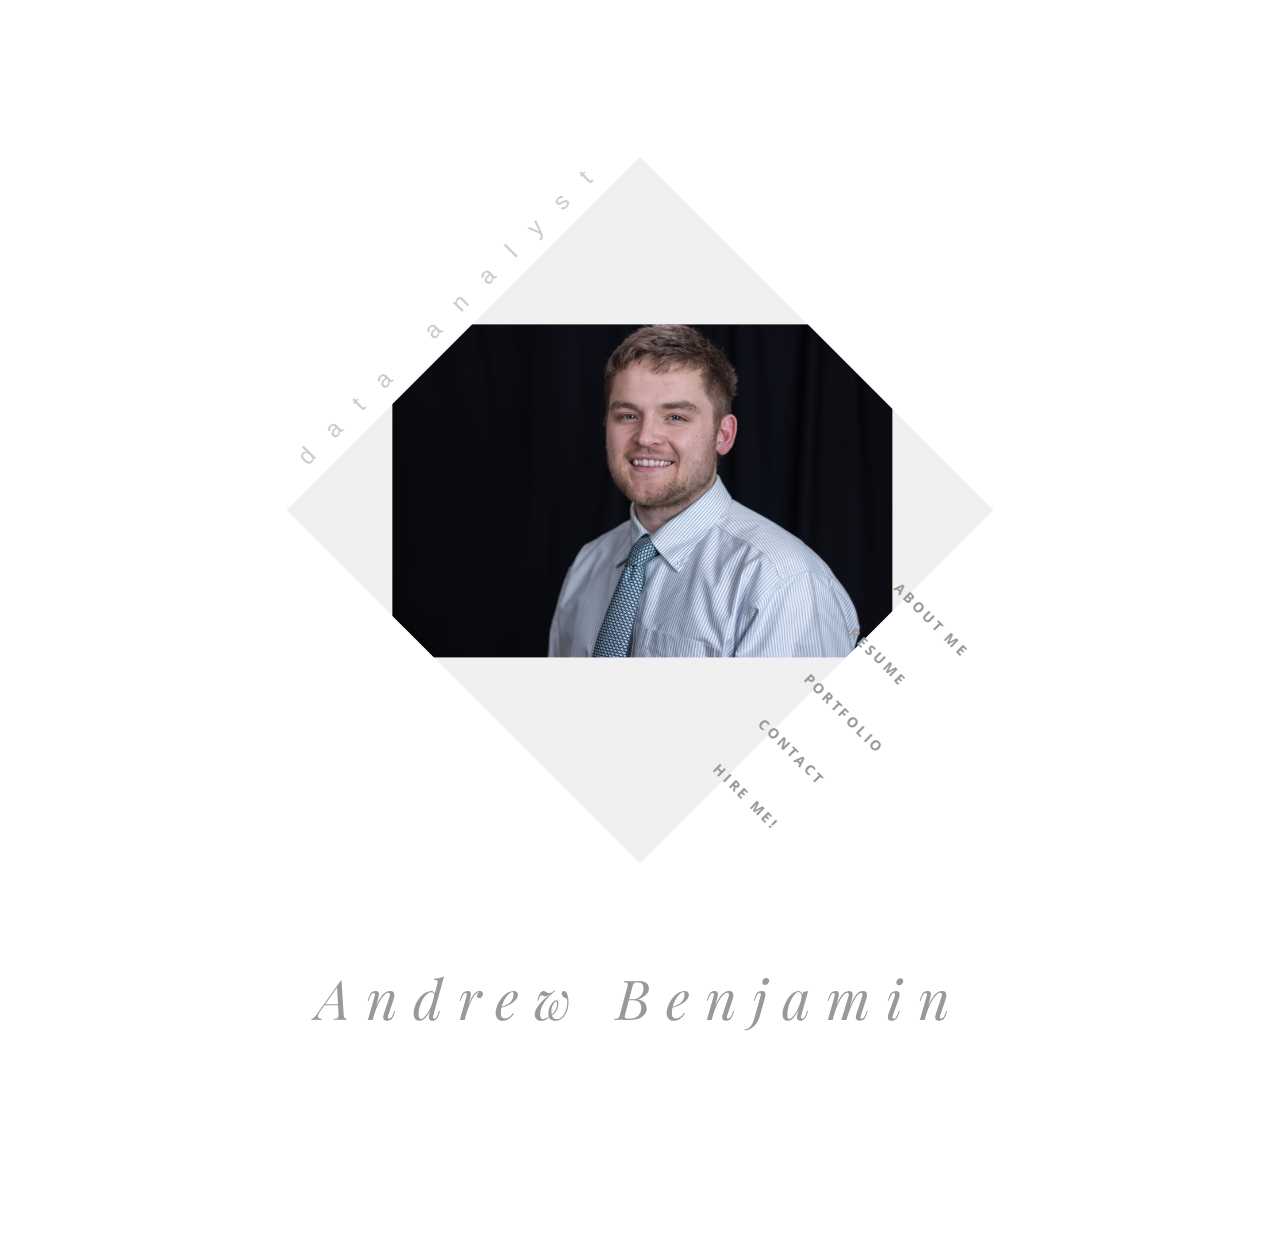
<file: index.html>
<!DOCTYPE html>
<html class='no-js' >
	
	<head>
		<meta charset="utf-8">
		<meta http-equiv="X-UA-Compatible" content="IE=edge">
		<meta name="viewport" content="width=device-width, initial-scale=1">
		<!-- The above 3 meta tags *must* come first in the head; any other head content must come *after* these tags -->
	
		
		<title>Andrew Benjamin Data Analyst Portfolio</title>
		
		<!--[if lt IE 9]>
		  <script src="//html5shim.googlecode.com/svn/trunk/html5.js"></script>
		<![endif]-->
		
		<link rel='stylesheet' type='text/css' href='bootstrap/css/bootstrap.min.css' >
		<link rel='stylesheet' type='text/css' href='css/ionicons.min.css' >
		
		<link rel='stylesheet' type='text/css' href='css/owl.carousel.css' >
		<link rel='stylesheet' type='text/css' href='css/owl.theme.css' >
		<link rel='stylesheet' type='text/css' href='css/owl.transitions.css' >
		<link rel='stylesheet' type='text/css' href='css/magnific-popup.css' >
		<link rel='stylesheet' type='text/css' href='css/style.css' >
		<link rel='stylesheet' type='text/css' href='css/color-default.css' >
		
		
	</head>
	
	<body>
		
		<!--=============================================================================
			Preloader
		===============================================================================-->
		<div id='preloader' >
			<div class='loader' >
				<img src='img/load.gif' alt='symp' >
			</div>
		</div>
		
		
		
		<!--=============================================================================
			Main Wrapper
		===============================================================================-->
		<div id='wrapper' >
			
			<!--=============================================================================
				Front Section
			===============================================================================-->
			<section class='front-section' >
				
				<div class='container' >
					
					
					<div class='transition-mask' ></div>
					
					
					<div class='front-person-img' >
						
						<!--person's image-->
						<img src='img/IMG_5876.jpg' alt='Symp'>
						<!--/person's image-->
						
					</div>
					
					<!--person's titles-->
					<div class='front-person-titles' >
						
						<!--title1-->
						<span class='t1' >
							Data Analyst
						</span>
						<!--/title1-->
						
						<!--title2-->
						<span class='t2' >
							
						</span>
						<!--/title2-->
						
						<!--title3-->
						<span class='t3' >
							
						</span>
						<!--/title3-->
						
					</div>
					<!--/person's titles-->
					
					<nav class='front-person-links' >
						
						<!--
							navigation links, data-section attribute points towards the section with id to be opened. 
						-->
						
						<ul>
							
							<li>
								<a href='#' data-section='about' >About Me</a>
							</li>
							
							<li>
								<a href='#' data-section='resume' >Resume</a>
							</li>
							
							<li>
                               
							</li>
							
							<li>
                                <a href='#' data-section='portfolio' >Portfolio</a>
							</li>
							
							<li>
								
							</li>
							
							<li>
								<a href='#' data-section='contact' >Contact</a>
							</li>
							
							<li>
								<a href='#' >Hire Me!</a>
							</li>
							
						</ul>
						
					</nav>
					
					
					
					<div class='front-heading text-center' >
						
						<h2>
							Andrew Benjamin
						</h2>
						
					
						
					</div>
					
					
				</div>
				
			</section>
			<!--=============================================================================
				/Front Section
			===============================================================================-->
		
			<!--=============================================================================
				About Section
			===============================================================================-->
			<section id='about' class='about-section section' >
				
				<div class='basic-info section-block' >
					
					<div class='container' >
					
						<div class='section-header text-center' >
							
							<h2>Basic Info About Me</h2>
							
							<!--divider-->
							<div class='divider-draft center' ></div>
							<!--/divider-->
							
							
						</div>
						
						<div class='row' >
							
							<div class='col-md-4' >
								<div class='about-person-img' >
									
									<img src='img/portfolio/IMG_1727.jpeg' alt='symp'>
									
								</div>
							
							</div>
							
							
							<div class='col-md-8 about-info' >
								
								
								
								
								<p>
									I am a graduate of The Ohio State University where I studied for 3 semesters. Prior to my education at OSU I was a transfer student from Columbus State Community College where I studied Spanish and other general studies. After graduating from OSU I decided to continue working full time while pursuing an education in Data Analytics. For the last 8 months I have been working on projects and certificates to further my skills in the field. 
								</p>
								
								<div class='clearfix' ></div>
								
								
								<ul class='info-list' >
									
									<li>
										<div class='inner' >
											<h4>Name</h4>
											<p>Andrew Benjamin</p>
										</div>
									</li>
									<li>
										<div class='inner' >
											<h4>Age</h4>
											<p>26 Years</p>
										</div>
									</li>
									<li>
										<div class='inner' >
											<h4>Website</h4>
											<p>example.com</p>
										</div>
									</li>
									<li>
										<div class='inner' >
											<h4>Hometown</h4>
											<p>Marysville, OH</p>
										</div>
									</li>
									
									
									
								</ul>
								
								
							</div>
						
							
						
						</div>
						
						
						
						
					</div>
					
					
				</div>
				

				
				<div class='footer bg-lightgray section-block' >
					
					<div class='container' >
						
						<div class='row' >
							
							<div class='col-xs-6 text-left' >
								<h4>Andrew Benjamin</h4>
							</div>
							
							<div class='col-xs-6 text-right' >
								<ul class='footer-social' >
									<li>
										<a href='#' >
											<i class='ion-social-facebook' ></i>
										</a>
									</li>
									<li>
										<a href='#' >
											<i class='ion-social-twitter' ></i>
										</a>
									</li>
									<li>
										<a href='#' >
											<i class='ion-social-pinterest' ></i>
										</a>
									</li>
									<li>
										<a href='#' >
											<i class='ion-social-dribbble' ></i>
										</a>
									</li>
								</ul>
							</div>
							
						</div>
						
						
					</div>
					
				</div>
				
				
			</section>
			<!--=============================================================================
				/About Section
			===============================================================================-->
			
			<!--=============================================================================
				Resume Section
			===============================================================================-->
			<section id='resume' class='resume-section section' >
				
				<div class='container' >
					<div class='row' >
						<div class='col-md-6 col-md-offset-3' >
							<div class='section-header text-center' >
								
								<h2 class='animate text-over-block' >My Resume</h2>
								
								<!--divider-->
								<div class='divider-draft center' ></div>
								<!--/divider-->
								
								
							</div>
						</div>
					</div>
				</div>
				
				<div class='timeline-block section-block' >
					<div class='container' >
						<ul class='timeline' >
							
							<li class='timeline-header' >
								<h4>Education</h4>
							</li>
							
							<li>
								
								<div class='timeline-desc' >
									
									<h4>2020-2021</h4>
									
								</div>
								
								<div class='timeline-content' >
									
									<h4>Bachelor's Degree</h4>
									<span>The Ohio State University</span>
									
									<p>
										Relevant coursework: Elementary Econometrics, Sports Data Analytics, and Intermediate Micro/Macro Economics
									</p>
									
								</div>
								
							</li>
							
							<li class='inverse' >
								
								<div class='timeline-desc' >
									
									<h4>2019-2020</h4>
									
								</div>
								
								<div class='timeline-content' >
									
									<h4>Associate's Degree</h4>
									<span>Columbus State Community College</span>
									
									<p>
										Latin American Student Association
									</p>
									
								</div>
								
							</li>
							
							<li class='timeline-header' >
								<h4>Experience</h4>
							</li>
							
							
							<li>
								
								<div class='timeline-desc' >
									
									<h4>2021 - present</h4>
									
								</div>
								
								<div class='timeline-content' >
									
									<h4>Production Associate</h4>
									<span>Honda Marysville</span>
									
									<p>
										Developed ways to be effective and efficient while performing main processes.
                                        Maintained key relationships with employees and team members.
                                        Ensured 100% attention to detail.
                                        Performed regular Honda checks to lots of 500 cars to ensure processes were accomplished correctly.

									</p>
									
								</div>
								
							</li>
							
							<li class='inverse' >
								
								<div class='timeline-desc' >
									
									<h4>2020-2021</h4>
									
								</div>
								
								<div class='timeline-content' >
									
									<h4>Amazon Delivery Driver</h4>
									<span>First Team Logistics</span>
									
									<p>
										Ensured accurate and efficient delivery of packages from Amazon warehouse to customer locations.
                                        Maintained excellent communication between dispatch and other delivery drivers.
                                        Worked to solve problems with location, packages, and route specifications.

									</p>
									
								</div>
								
							</li>
							
						</ul>
					</div>
				</div>
				
				<div class='skills-block section-block' >
					
					<div class='container' >
					
						<div class='section-header text-center' >
							<h2 class='animate text-over-block' >My Skills</h2>
							
							<!--divider-->
							<div class='divider-draft center' ></div>
							<!--/divider-->
							
						</div>
						
						
						<div class='row' >
							
							<div class='col-md-6' >
								
								<div class='skill' >
									
									<h4>R</h4>
									
									<div class='skill-bar' data-percent='90' >
										<div class='bar' >
											<div class='percent' >90%</div>
										</div>
									</div>
									
								</div>
								
								<div class='skill' >
									
									<h4>Data Studio</h4>
									
									<div class='skill-bar' data-percent='70' >
										<div class='bar' >
											<div class='percent' >70%</div>
										</div>
									</div>
									
								</div>
								
								<div class='skill' >
									
									<h4>HTML/CSS</h4>
									
									<div class='skill-bar' data-percent='90' >
										<div class='bar' >
											<div class='percent' >90%</div>
										</div>
									</div>
									
								</div>
								
								
								
							</div>
							
							<div class='col-md-6' >
								
								<div class='skill' >
									
									<h4>SQL</h4>
									
									<div class='skill-bar' data-percent='90' >
										<div class='bar' >
											<div class='percent' >90%</div>
										</div>
									</div>
									
								</div>
								
								<div class='skill' >
									
									<h4>Microsoft Office Suites</h4>
									
									<div class='skill-bar' data-percent='85' >
										<div class='bar' >
											<div class='percent' >85%</div>
										</div>
									</div>
									
								</div>
								
								<div class='skill' >
									
									<h4>Git</h4>
									
									<div class='skill-bar' data-percent='95' >
										<div class='bar' >
											<div class='percent' >95%</div>
										</div>
									</div>
									
								</div>
								
								
								
							</div>
							
							
							
						</div>
						
					</div>
					
				</div>
				
				<div class='footer bg-lightgray section-block' >
					
					<div class='container' >
						
						<div class='row' >
							
							<div class='col-xs-6 text-left' >
								<h4>Andrew Benjamin</h4>
							</div>
							
							<div class='col-xs-6 text-right' >
								<ul class='footer-social' >
									<li>
										<a href='#' >
											<i class='ion-social-facebook' ></i>
										</a>
									</li>
									<li>
										<a href='#' >
											<i class='ion-social-twitter' ></i>
										</a>
									</li>
									<li>
										<a href='#' >
											<i class='ion-social-pinterest' ></i>
										</a>
									</li>
									<li>
										<a href='#' >
											<i class='ion-social-dribbble' ></i>
										</a>
									</li>
								</ul>
							</div>
							
						</div>
						
						
					</div>
					
				</div>
				
				
			</section>
			<!--=============================================================================
				/Resume Section
			===============================================================================-->
			
			
			<!--=============================================================================
				Services Section
			===============================================================================-->
			<section id='services' class='services-section section' >
				
				<div class='container' >
					<div class='row' >
						<div class='col-md-6 col-md-offset-3' >
							<div class='section-header main-title text-center' >
								
								<h2 class='animate text-over-block' >My Services</h2>
								
								<!--divider-->
								<div class='divider-draft center' ></div>
								<!--/divider-->
								
								<p>
									I provide <b>high quality</b> services. My services that I provide are listed below. Hope you will like them. Lorem ipsum dolor.
								</p>
								
							</div>
						</div>
					</div>
				</div>
				
				<div class='services-block section-block' >
					
					<div class='container' >
						
						<div class='row' >
							
							<div class='col-md-3' >
								<div class='service' >
									<div class='icon' >
										<i class='ion-ios-camera' ></i>
									</div>
									
									<div class='content' >
										
										<h4>Photography</h4>
										
										<p>
											Ut aboramus, numquam corpora qui naex. Dolore aliquando id duo, voluptua laboramus quo ad.
										</p>
										
									</div>
								</div>
							</div>
							
							<div class='col-md-3' >
								<div class='service' >
									<div class='icon' >
										<i class='ion-code' ></i>
									</div>
									
									<div class='content' >
										
										<h4>Coding</h4>
										
										<p>
											Ut aboramus, numquam corpora qui naex. Dolore aliquando id duo, voluptua laboramus quo ad.
										</p>
										
									</div>
								</div>
							</div>
							
							<div class='col-md-3' >
								<div class='service' >
									<div class='icon' >
										<i class='ion-ios-lightbulb' ></i>
									</div>
									
									<div class='content' >
										
										<h4>Creativity</h4>
										
										<p>
											Ut aboramus, numquam corpora qui naex. Dolore aliquando id duo, voluptua laboramus quo ad.
										</p>
										
									</div>
								</div>
							</div>
							
							<div class='col-md-3' >
								<div class='service' >
									<div class='icon' >
										<i class='ion-ios-monitor' ></i>
									</div>
									
									<div class='content' >
										
										<h4>Web Design</h4>
										
										<p>
											Ut aboramus, numquam corpora qui naex. Dolore aliquando id duo, voluptua laboramus quo ad.
										</p>
										
									</div>
								</div>
							</div>
							
						</div>
						
						<div class='row' >
							
							<div class='col-md-3' >
								<div class='service' >
									<div class='icon' >
										<i class='ion-ios-camera' ></i>
									</div>
									
									<div class='content' >
										
										<h4>Photography</h4>
										
										<p>
											Ut aboramus, numquam corpora qui naex. Dolore aliquando id duo, voluptua laboramus quo ad.
										</p>
										
									</div>
								</div>
							</div>
							
							<div class='col-md-3' >
								<div class='service' >
									<div class='icon' >
										<i class='ion-code' ></i>
									</div>
									
									<div class='content' >
										
										<h4>Coding</h4>
										
										<p>
											Ut aboramus, numquam corpora qui naex. Dolore aliquando id duo, voluptua laboramus quo ad.
										</p>
										
									</div>
								</div>
							</div>
							
							<div class='col-md-3' >
								<div class='service' >
									<div class='icon' >
										<i class='ion-ios-lightbulb' ></i>
									</div>
									
									<div class='content' >
										
										<h4>Creativity</h4>
										
										<p>
											Ut aboramus, numquam corpora qui naex. Dolore aliquando id duo, voluptua laboramus quo ad.
										</p>
										
									</div>
								</div>
							</div>
							
							<div class='col-md-3' >
								<div class='service' >
									<div class='icon' >
										<i class='ion-ios-monitor' ></i>
									</div>
									
									<div class='content' >
										
										<h4>Web Design</h4>
										
										<p>
											Ut aboramus, numquam corpora qui naex. Dolore aliquando id duo, voluptua laboramus quo ad.
										</p>
										
									</div>
								</div>
							</div>
							
						</div>
						
					</div>
					
				</div>
				
				<div class='pricing-block section-block' >
					<div class='container' >
						
						<div class='section-header text-center' >
							<h2 class='animate text-over-block' >Pricing</h2>
							<!--divider-->
							<div class='divider-draft center' ></div>
							<!--/divider-->
							<p>
								How much I charge
							</p>
						</div>
						
						<div class='row' >
							
							<div class='col-md-4 text-center' >
								
								<div class='pricing-table' >
									
									<div class='header' >
										
										<h4>Personal</h4>
										
										<div class='price' >
											<span class='currency' >$</span>
											<span class='amount' >29</span>
											<span class='period' >/mo</span>
										</div>
										
										
									</div>
									
									<ul class='table-items' >
										
										<li>
											Logo Design
										</li>
										<li>
											PSD to HTML
										</li>
										<li>
											Fixed to Responsive
										</li>
										<li>
											App Development
										</li>
										<li>
											Photography
										</li>
										
									</ul>
									
									<a href='#' class='table-btn' >
										Choose This
									</a>
									
								</div>
								
							</div>
							
							<div class='col-md-4 text-center' >
								
								<div class='pricing-table' >
									
									<div class='header' >
										
										<h4>Creative</h4>
										
										<div class='price' >
											<span class='currency' >$</span>
											<span class='amount' >39</span>
											<span class='period' >/mo</span>
										</div>
										
									</div>
									
									<ul class='table-items' >
										
										<li>
											Logo Design
										</li>
										<li>
											PSD to HTML
										</li>
										<li>
											Fixed to Responsive
										</li>
										<li>
											App Development
										</li>
										<li>
											Photography
										</li>
										
									</ul>
									
									<a href='#' class='table-btn' >
										Choose This
									</a>
									
								</div>
								
							</div>
							
							<div class='col-md-4 text-center' >
								
								<div class='pricing-table' >
									
									<div class='header' >
										
										<h4>Ultimate</h4>
										
										<div class='price' >
											<span class='currency' >$</span>
											<span class='amount' >42</span>
											<span class='period' >/mo</span>
										</div>
										
										
									</div>
									
									<ul class='table-items' >
										
										<li>
											Logo Design
										</li>
										<li>
											PSD to HTML
										</li>
										<li>
											Fixed to Responsive
										</li>
										<li>
											App Development
										</li>
										<li>
											Photography
										</li>
										
									</ul>
									
									<a href='#' class='table-btn' >
										Choose This
									</a>
									
								</div>
								
							</div>
							
						</div>
						
					</div>
				</div>
				
				<div class='process-block bg-lightgray section-block' >
					<div class='container' >
						
						<div class='section-header text-center' >
							<h2>Work Process</h2>
							<!--divider-->
							<div class='divider-draft center' ></div>
							<!--/divider-->
						</div>
						
						<div class='row' >
							
							<div class='col-md-3' >
								
								<div class='process' >
									
									<div class='number' >
										<span>01</span>
									</div>
									
									<div class='content' >
										
										<h4>Design</h4>
										
										<p>
											Lorem ipsum dolor sit amet is simply a dummy text used by typeset industries. Lorem ipsum dolor.
										</p>
										
									</div>
									
								</div>
								
							</div>
							
							<div class='col-md-3' >
								
								<div class='process' >
									
									<div class='number' >
										<span>02</span>
									</div>
									
									<div class='content' >
										
										<h4>Develop</h4>
										
										<p>
											Lorem ipsum dolor sit amet is simply a dummy text used by typeset industries. Lorem ipsum dolor.
										</p>
										
									</div>
									
								</div>
								
							</div>
							
							<div class='col-md-3' >
								
								<div class='process' >
									
									<div class='number' >
										<span>03</span>
									</div>
									
									<div class='content' >
										
										<h4>Publish</h4>
										
										<p>
											Lorem ipsum dolor sit amet is simply a dummy text used by typeset industries. Lorem ipsum dolor.
										</p>
										
									</div>
									
								</div>
								
							</div>
							
							<div class='col-md-3' >
								
								<div class='process last' >
									
									<div class='number' >
										<span>04</span>
									</div>
									
									<div class='content' >
										
										<h4>Enjoy</h4>
										
										<p>
											Lorem ipsum dolor sit amet is simply a dummy text used by typeset industries. Lorem ipsum dolor.
										</p>
										
									</div>
									
								</div>
								
							</div>
							
							
							
						</div>
						
					</div>
				</div>
				
				<div class='testimonials-block section-block' >
					<div class='container' >
					
						<div class='section-header text-center' >
							
							<h2 class='animate text-over-block' >Testimonials</h2>
								
							<!--divider-->
							<div class='divider-draft center' ></div>
							<!--/divider-->
							
							
						</div>
						
						<div class='row' >
							
							<div class='col-md-8 col-md-offset-2' >
								
								<div class='testimonials-slider' >
									
									<div class='testimonial' >
										<p>
											Ad oportere voluptatibus nec, sea ei civibus praesent. At timeam expetenda inciderint has. Invidunt constituto ne per, paulo omnium quaerendum his eu, cu congue consul cetero. Invidunt constituto ne per, paulo omnium quaerendum his eu, cu congue consul cetero.
										</p>
										
										<div class='author' >
											<h4>Jack Smith</h4>
											<p>CEO at Google</p>
										</div>
									</div>
									
									<div class='testimonial' >
										<p>
											Ad oportere voluptatibus nec, sea ei civibus praesent. At timeam expetenda inciderint has. Invidunt constituto ne per, paulo omnium quaerendum his eu, cu congue consul cetero. Invidunt constituto ne per, paulo omnium quaerendum his eu, cu congue consul cetero.
										</p>
										
										<div class='author' >
											<h4>Jessica Smith</h4>
											<p>CEO at Google</p>
										</div>
									</div>
									
									<div class='testimonial' >
										<p>
											Ad oportere voluptatibus nec, sea ei civibus praesent. At timeam expetenda inciderint has. Invidunt constituto ne per, paulo omnium quaerendum his eu, cu congue consul cetero. Invidunt constituto ne per, paulo omnium quaerendum his eu, cu congue consul cetero.
										</p>
										
										<div class='author' >
											<h4>Jim Smith</h4>
											<p>CEO at Google</p>
										</div>
									</div>
									
									
									
									
								</div>
								
							</div>
							
						</div>
					
					</div>
				</div>
				
				<div class='footer bg-lightgray section-block' >
					
					<div class='container' >
						
						<div class='row' >
							
							<div class='col-xs-6 text-left' >
								<h4>Johny Doe</h4>
							</div>
							
							<div class='col-xs-6 text-right' >
								<ul class='footer-social' >
									<li>
										<a href='#' >
											<i class='ion-social-facebook' ></i>
										</a>
									</li>
									<li>
										<a href='#' >
											<i class='ion-social-twitter' ></i>
										</a>
									</li>
									<li>
										<a href='#' >
											<i class='ion-social-pinterest' ></i>
										</a>
									</li>
									<li>
										<a href='#' >
											<i class='ion-social-dribbble' ></i>
										</a>
									</li>
								</ul>
							</div>
							
						</div>
						
						
					</div>
					
				</div>
				
				
			</section>
			<!--=============================================================================
				/Services Section
			===============================================================================-->
			
			
			<!--=============================================================================
				Portfolio Section
			===============================================================================-->
			<section id='portfolio' class='portfolio-section section' >
				
				<div class='portfolio-block section-block' >
					
					<div class='container' >
					
						<div class='row' >
							<div class='col-md-6 col-md-offset-3' >
								
								<div class='section-header text-center' >
								
									<h2 class='animate text-over-block' >Portfolio</h2>
									
									<!--divider-->
									<div class='divider-draft center' ></div>
									<!--/divider-->
									
									<p>
										Check out my most recent projects below.
									</p>
								
								</div>
								
							</div>
						</div>
						
						<div id='portfolio-filters' >
							<ul>
								<li>
									<a href='#' data-group='all' class='active' >All</a>
								</li>
								<li>
									<a href='#' data-group='web' >Web</a>
								</li>
								<li>
									<a href='#' data-group='tech' >Tech</a>
								</li>
								<li>
									<a href='#' data-group='photography' >Photography</a>
								</li>
							</ul>
						</div>
						
						<div id='portfolio-grid' class='portfolio-items' >
							
							<div class='item' data-groups='["all","web","photography","tech"]' >
								<div class='inner' >
									
									<img alt='symp' src='img/portfolio/GCC_badge_DA_1000x1000.png' >
									
									<div class='caption' >
										
										<div class='caption-inner' >
										
											<h4>Capstone #1 - Bellabeat</h4>
											
											<ul class='links' >
												
												<li>
													<a href='https://abenjamin09.github.io/Capstone1/' target="_blank">
														<i class='ion-ios-plus-empty' ></i>
													</a>
												</li>
												
												<li>
													<a href='img/portfolio/GCC_badge_DA_1000x1000.png' class='image-link' >
														<i class='ion-ios-search' ></i>
													</a>
												</li>
												
											</ul>
										
										</div>
										
										
									</div>
									
								</div>
							</div>
							
							<div class='item' data-groups='["all","photography","tech","web"]' >
								<div class='inner' >
									
									<img alt='symp' src='img/portfolio/Profile Picture.JPG' >
									
									<div class='caption' >
										
										<div class='caption-inner' >
										
											<h4>Cyclistic Bike Share Success</h4>
											
											<ul class='links' >
												
												<li>
													<a href='https://datastudio.google.com/s/rAcmJpBEG_E' target="_blank">
														<i class='ion-ios-plus-empty' ></i>
													</a>
												</li>
												
												<li>
													<a href='img/portfolio/2.jpg' class='image-link' >
														<i class='ion-ios-search' ></i>
													</a>
												</li>
												
											</ul>
										
										</div>
										
										
									</div>
									
								</div>
							</div>
							
							<div class='item' data-groups='["all","web","tech"]' >
								<div class='inner' >
									
									<img alt='symp' src='img/portfolio/3.jpg' >
									
									<div class='caption' >
										
										<div class='caption-inner' >
										
											<h4>Project Title</h4>
											
											<ul class='links' >
												
												<li>
													<a href='work.html' >
														<i class='ion-ios-plus-empty' ></i>
													</a>
												</li>
												
												<li>
													<a href='img/portfolio/3.jpg' class='image-link' >
														<i class='ion-ios-search' ></i>
													</a>
												</li>
												
											</ul>
										
										</div>
										
										
									</div>
									
								</div>
							</div>
							
							<div class='item' data-groups='["all","web"]' >
								<div class='inner' >
									
									<img alt='symp' src='img/portfolio/4.jpg' >
									
									<div class='caption' >
										
										<div class='caption-inner' >
										
											<h4>Project Title</h4>
											
											<ul class='links' >
												
												<li>
													<a href='work.html' >
														<i class='ion-ios-plus-empty' ></i>
													</a>
												</li>
												
												<li>
													<a href='img/portfolio/4.jpg' class='image-link' >
														<i class='ion-ios-search' ></i>
													</a>
												</li>
												
											</ul>
										
										</div>
										
										
									</div>
									
								</div>
							</div>
							
							<div class='item' data-groups='["all","tech"]' >
								<div class='inner' >
									
									<img alt='symp' src='img/portfolio/5.jpg' >
									
									<div class='caption' >
										
										<div class='caption-inner' >
										
											<h4>Project Title</h4>
											
											<ul class='links' >
												
												<li>
													<a href='work.html' >
														<i class='ion-ios-plus-empty' ></i>
													</a>
												</li>
												
												<li>
													<a href='img/portfolio/5.jpg' class='image-link' >
														<i class='ion-ios-search' ></i>
													</a>
												</li>
												
											</ul>
										
										</div>
										
										
									</div>
									
								</div>
							</div>
							
							<div class='item' data-groups='["all","photography"]' >
								<div class='inner' >
									
									<img alt='symp' src='img/portfolio/6.jpg' >
									
									<div class='caption' >
										
										<div class='caption-inner' >
										
											<h4>Project Title</h4>
											
											<ul class='links' >
												
												<li>
													<a href='work.html' >
														<i class='ion-ios-plus-empty' ></i>
													</a>
												</li>
												
												<li>
													<a href='img/portfolio/6.jpg' class='image-link' >
														<i class='ion-ios-search' ></i>
													</a>
												</li>
												
											</ul>
										
										</div>
										
										
									</div>
									
								</div>
							</div>
							
							<div class='item' data-groups='["all","web"]' >
								<div class='inner' >
									
									<img alt='symp' src='img/portfolio/7.jpg' >
									
									<div class='caption' >
										
										<div class='caption-inner' >
										
											<h4>Project Title</h4>
											
											<ul class='links' >
												
												<li>
													<a href='work.html' >
														<i class='ion-ios-plus-empty' ></i>
													</a>
												</li>
												
												<li>
													<a href='img/portfolio/7.jpg' class='image-link' >
														<i class='ion-ios-search' ></i>
													</a>
												</li>
												
											</ul>
										
										</div>
										
										
									</div>
									
								</div>
							</div>
							
							<div class='item' data-groups='["all","tech"]' >
								<div class='inner' >
									
									<img alt='symp' src='img/portfolio/8.jpg' >
									
									<div class='caption' >
										
										<div class='caption-inner' >
										
											<h4>Project Title</h4>
											
											<ul class='links' >
												
												<li>
													<a href='work.html' >
														<i class='ion-ios-plus-empty' ></i>
													</a>
												</li>
												
												<li>
													<a href='img/portfolio/8.jpg' class='image-link' >
														<i class='ion-ios-search' ></i>
													</a>
												</li>
												
											</ul>
										
										</div>
										
										
									</div>
									
								</div>
							</div>
							
							<div class='item' data-groups='["all","photography"]' >
								<div class='inner' >
									
									<img alt='symp' src='img/portfolio/9.jpg' >
									
									<div class='caption' >
										
										<div class='caption-inner' >
										
											<h4>Project Title</h4>
											
											<ul class='links' >
												
												<li>
													<a href='work.html' >
														<i class='ion-ios-plus-empty' ></i>
													</a>
												</li>
												
												<li>
													<a href='img/portfolio/9.jpg' class='image-link' >
														<i class='ion-ios-search' ></i>
													</a>
												</li>
												
											</ul>
										
										</div>
										
										
									</div>
									
								</div>
							</div>
							
							
							
						</div>
						
					</div>
					
				</div>
				
				<div class='footer bg-lightgray section-block' >
					
					<div class='container' >
						
						<div class='row' >
							
							<div class='col-xs-6 text-left' >
								<h4>Andrew Benjamin</h4>
							</div>
							
							<div class='col-xs-6 text-right' >
								<ul class='footer-social' >
									<li>
										<a href='#' >
											<i class='ion-social-facebook' ></i>
										</a>
									</li>
									<li>
										<a href='#' >
											<i class='ion-social-twitter' ></i>
										</a>
									</li>
									<li>
										<a href='#' >
											<i class='ion-social-pinterest' ></i>
										</a>
									</li>
									<li>
										<a href='#' >
											<i class='ion-social-dribbble' ></i>
										</a>
									</li>
								</ul>
							</div>
							
						</div>
						
						
					</div>
					
				</div>
				
			</section>
			<!--=============================================================================
				/Portfolio Section
			===============================================================================-->
			
			
			<!--=============================================================================
				Blog Section
			===============================================================================-->
			<section id='blog' class='blog-section section' >
				
				<div class='container' >
					
					<div class='row' >
						
						<div class='col-md-6 col-md-offset-3' >
							<div class='section-header text-center' >
								
								<h2>My Blog</h2>
								
								<!--divider-->
								<div class='divider-draft center' ></div>
								<!--/divider-->
								
								<p>
									This is my blog where my thoughts live. Check it out to know more about me. Lorem ipsum dolor sit amet.
								</p>
								
							</div>
						</div>
						
					</div>
					
				</div>
			
				<div class='posts-block section-block' >
					
					<div class='container' >
						
						<div class='row' >
							
							<div class='col-md-8' >
								
								<div class='post' >
									
									<div class='media' >
										<img alt='symp' src='img/bg2.jpg' >
									</div>
									
									<div class='content' >
										
										<h4>
											<a href='post.html' >
												Simple Post With Image
											</a>
										</h4>
										
										<ul class='post-icons' >
											
											<li>
												<i class='ion-ios-person' ></i>
												<span>Johny Doe</span>
											</li>
											
											<li>
												<i class='ion-ios-clock' ></i>
												<span>14 June 2015</span>
											</li>
											
											<li>
												<i class='ion-ios-chatbubble' ></i>
												<span>5</span>
											</li>
											
											
											
										</ul>
										
										<p>
											Cu illud lorem putent vel. Eum in movet nostrum referrentur. His ne tantas tractatos. Sit eu saperet antiopam scripserit. Ei albucius consequuntur sea, no nominavi fabellas phaedrum his....
										</p>
										
										<a href='post.html' class='read-more' >
											Read More
											<i class='ion-ios-arrow-thin-right' ></i>
										</a>
										
									</div>
									
								</div>
								
								<div class='post' >
									
									<div class='media' >
										<img alt='symp' src='img/bg2.jpg' >
									</div>
									
									<div class='content' >
										
										<h4>
											<a href='post.html' >
												Simple Post With Image
											</a>
										</h4>
										
										<ul class='post-icons' >
											
											<li>
												<i class='ion-ios-person' ></i>
												<span>Johny Doe</span>
											</li>
											
											<li>
												<i class='ion-ios-clock' ></i>
												<span>14 June 2015</span>
											</li>
											
											<li>
												<i class='ion-ios-chatbubble' ></i>
												<span>5</span>
											</li>
											
											
											
										</ul>
										
										<p>
											Cu illud lorem putent vel. Eum in movet nostrum referrentur. His ne tantas tractatos. Sit eu saperet antiopam scripserit. Ei albucius consequuntur sea, no nominavi fabellas phaedrum his....
										</p>
										
										<a href='post.html' class='read-more' >
											Read More
											<i class='ion-ios-arrow-thin-right' ></i>
										</a>
										
									</div>
									
								</div>
								
								<div class='post' >
									
									<div class='media' >
										<img alt='symp' src='img/bg2.jpg' >
									</div>
									
									<div class='content' >
										
										<h4>
											<a href='post.html' >
												Simple Post With Image
											</a>
										</h4>
										
										<ul class='post-icons' >
											
											<li>
												<i class='ion-ios-person' ></i>
												<span>Johny Doe</span>
											</li>
											
											<li>
												<i class='ion-ios-clock' ></i>
												<span>14 June 2015</span>
											</li>
											
											<li>
												<i class='ion-ios-chatbubble' ></i>
												<span>5</span>
											</li>
											
											
											
										</ul>
										
										<p>
											Cu illud lorem putent vel. Eum in movet nostrum referrentur. His ne tantas tractatos. Sit eu saperet antiopam scripserit. Ei albucius consequuntur sea, no nominavi fabellas phaedrum his....
										</p>
										
										<a href='post.html' class='read-more' >
											Read More
											<i class='ion-ios-arrow-thin-right' ></i>
										</a>
										
									</div>
									
								</div>
								
								<div class='post-more' >
									<a href='#' class='more-link' >
										Load More
									</a>
								</div>
								
							</div>
							
							<div class='col-md-4' >
								
								<div class='sidebar' >
									
									<div class='sidebar-widget' >
										
										<div class='search-box' >
											
											<input type='text' placeholder='Search' class='search-input' >
											
											<a class='search-btn' href='#' >
												<i class='ion-ios-search' ></i>
											</a>
											
										</div>
										
									</div>
									
									<div class='sidebar-widget' >
										<div class='categories-widget' >
										
											<div class='widget-header' >
												<h4>
													<i class='ion-ios-folder' ></i> Categories
												</h4>
											</div>
											
											<ul class='sidebar-list' >
												
												<li>
													<a href='#' >Web Design</a>
												</li>
												
												<li>
													<a href='#' >Travel</a>
												</li>
												
												<li>
													<a href='#' >Life Style</a>
												</li>
												
												<li>
													<a href='#' >Photography</a>
												</li>
												
												<li>
													<a href='#' >Technology</a>
												</li>
												
												
												
											</ul>
										
										</div>
									</div>
									
									<div class='sidebar-widget' >
										
										<div class='widget-header' >
											<h4>
												<i class='ion-document' ></i>
												Recent Posts
											</h4>
										</div>
										
										
											<ul class='sidebar-list' >
												
												<li>
													<a href='#' >
														Your Recent Post's Title. Lorem ipsum dolor sit amet is simply a dummy text.
													</a>
												</li>
												
												<li>
													<a href='#' >
														Your Recent Post's Title. Lorem ipsum dolor sit amet is simply a dummy text.
													</a>
												</li>
												
												<li>
													<a href='#' >
														Your Recent Post's Title. Lorem ipsum dolor sit amet is simply a dummy text.
													</a>
												</li>
												
												<li>
													<a href='#' >
														Your Recent Post's Title. Lorem ipsum dolor sit amet is simply a dummy text.
													</a>
												</li>
												
												
												
											</ul>
										
										
									</div>
									
									<div class='sidebar-widget' >
										<div class='widget-header' >
											
											<h4>
												<i class='ion-archive' ></i>
												Archives
											</h4>
											
											<ul class='sidebar-list' >
												
												<li>
													<a href='#' >
														June (14)
													</a>
												</li>
												
												<li>
													<a href='#' >
														July (10)
													</a>
												</li>
												
												<li>
													<a href='#' >
														August(6)
													</a>
												</li>
												
												
												<li>
													<a href='#' >
														September(7)
													</a>
												</li>
												
												
											
											</ul>
											
										</div>
									</div>
									
									<div class='sidebar-widget' >
										<div class='widget-header' >
											<h4>
												<i class='ion-ios-pricetag' ></i>
												Tags
											</h4>
										</div>
										
										<ul class='sidebar-list list-inline' >
											<li>
												<a href='#' >Design</a>
											</li>
											<li>
												<a href='#' >Tech</a>
											</li>
											<li>
												<a href='#' >Web</a>
											</li>
											<li>
												<a href='#' >Modern</a>
											</li>
											<li>
												<a href='#' >Photography</a>
											</li>
											<li>
												<a href='#' >Life</a>
											</li>
											<li>
												<a href='#' >App</a>
											</li>
											<li>
												<a href='#' >Template</a>
											</li>
											
										</ul>
										
									</div>
									
								</div>
								
							</div>
							
						
						</div>
						
					</div>
					
				</div>
				
				
				<div class='footer bg-lightgray section-block' >
					
					<div class='container' >
						
						<div class='row' >
							
							<div class='col-xs-6 text-left' >
								<h4>Johny Doe</h4>
							</div>
							
							<div class='col-xs-6 text-right' >
								<ul class='footer-social' >
									<li>
										<a href='#' >
											<i class='ion-social-facebook' ></i>
										</a>
									</li>
									<li>
										<a href='#' >
											<i class='ion-social-twitter' ></i>
										</a>
									</li>
									<li>
										<a href='#' >
											<i class='ion-social-pinterest' ></i>
										</a>
									</li>
									<li>
										<a href='#' >
											<i class='ion-social-dribbble' ></i>
										</a>
									</li>
								</ul>
							</div>
							
						</div>
						
						
					</div>
					
				</div>
				
				
			</section>
			<!--=============================================================================
				/Blog Section
			===============================================================================-->
			
			
			<!--=============================================================================
				Contact Section
			===============================================================================-->
			<section id='contact' class='contact-section section' >
				
				<div class='contact-block section-block' >
					<div class='container' >
						<div class='row' >
							<div class='col-md-6 col-md-offset-3' >
							
								<div class='section-header text-center' >
									<h2 class='animate text-over-block' >Contact Me</h2>
									<!--divider-->
									<div class='divider-draft center' ></div>
									<!--/divider-->
									<p>
										I'm available for freelancing. If you want something to be built or just to say hi, feel free to shoot me a message.
									</p>
								</div>
							
							</div>
						</div>
						
						<div class='row' >
							<div class='col-md-8 col-md-offset-2' >
								
								<form id='contact-form' class='contact-form' action='mail.php' method='post' data-toggle='validator' >
									
									<div id='contact-form-result' ></div>
									
									<div class='row' >
										
										<div class='col-md-6' >
											
											<div class='form-group' >
												<input type='text' class='form-control' placeholder='Name' required>
												
												<div class='help-block with-errors' ></div>
											</div>
										
										</div>
										
										<div class='col-md-6' >
											<div class='form-group' >
												<input type='email' class='form-control' placeholder='Email' required>
												
												<div class='help-block with-errors' ></div>
							
											</div>
										</div>
										
									</div>
									
									<div class='row' >
										
										<div class='col-md-6' >
											<div class='form-group' >
												<input type='text' class='form-control' placeholder='Phone' required>
												<div class='help-block with-errors' ></div>
												
											</div>
										</div>
										
										<div class='col-md-6' >
											<div class='form-group' >
												<input type='text' class='form-control' placeholder='Website' required>
												<div class='help-block with-errors' ></div>
												
											</div>
										</div>
										
									</div>
									
									<div class='form-group' >
										<textarea rows='5' class='form-control' placeholder='Message' required></textarea>
										<div class='help-block with-errors' ></div>
									</div>
									
									<div class='form-group text-center' >
										<button type='submit' class='symp-btn' >Send Message</button>
									</div>
									
									
								</form>
							</div>
						</div>

						
					</div>
				</div>
			
				
				<div class='footer bg-lightgray section-block' >
					
					<div class='container' >
						
						<div class='row' >
							
							<div class='col-xs-6 text-left' >
								<h4>Andrew Benjamin</h4>
							</div>
							
							<div class='col-xs-6 text-right' >
								<ul class='footer-social' >
									<li>
										<a href='#' >
											<i class='ion-social-facebook' ></i>
										</a>
									</li>
									<li>
										<a href='#' >
											<i class='ion-social-twitter' ></i>
										</a>
									</li>
									<li>
										<a href='#' >
											<i class='ion-social-pinterest' ></i>
										</a>
									</li>
									<li>
										<a href='#' >
											<i class='ion-social-dribbble' ></i>
										</a>
									</li>
								</ul>
							</div>
							
						</div>
						
						
					</div>
					
				</div>
				
				
			</section>
			<!--=============================================================================
				/Contact Section
			===============================================================================-->
			
			
			<!--close button-->
			<div class='close-btn' >
				<span></span>
				<span></span>
			</div>
			<!--/close button-->
			
			
		</div>
		<!--=============================================================================
			/Main Wrapper
		===============================================================================-->
		
		
		<!--=============================================================================
			JavaScript Files
		===============================================================================-->
		<script src='js/jquery.min.js' ></script>
		<script src='js/jquery.stellar.min.js' ></script>
		<script src='js/modernizr.js' ></script>
		<script src='js/owl.carousel.min.js' ></script>
		<script src='js/jquery.shuffle.min.js' ></script>
		<script src='js/jquery.magnific-popup.min.js' ></script>
		<script src='js/validator.min.js' ></script>
		<script src='js/smoothscroll.js' ></script>
		<script src='js/script.js' ></script>
		
		
		
	</body>
	
</html>
</file>
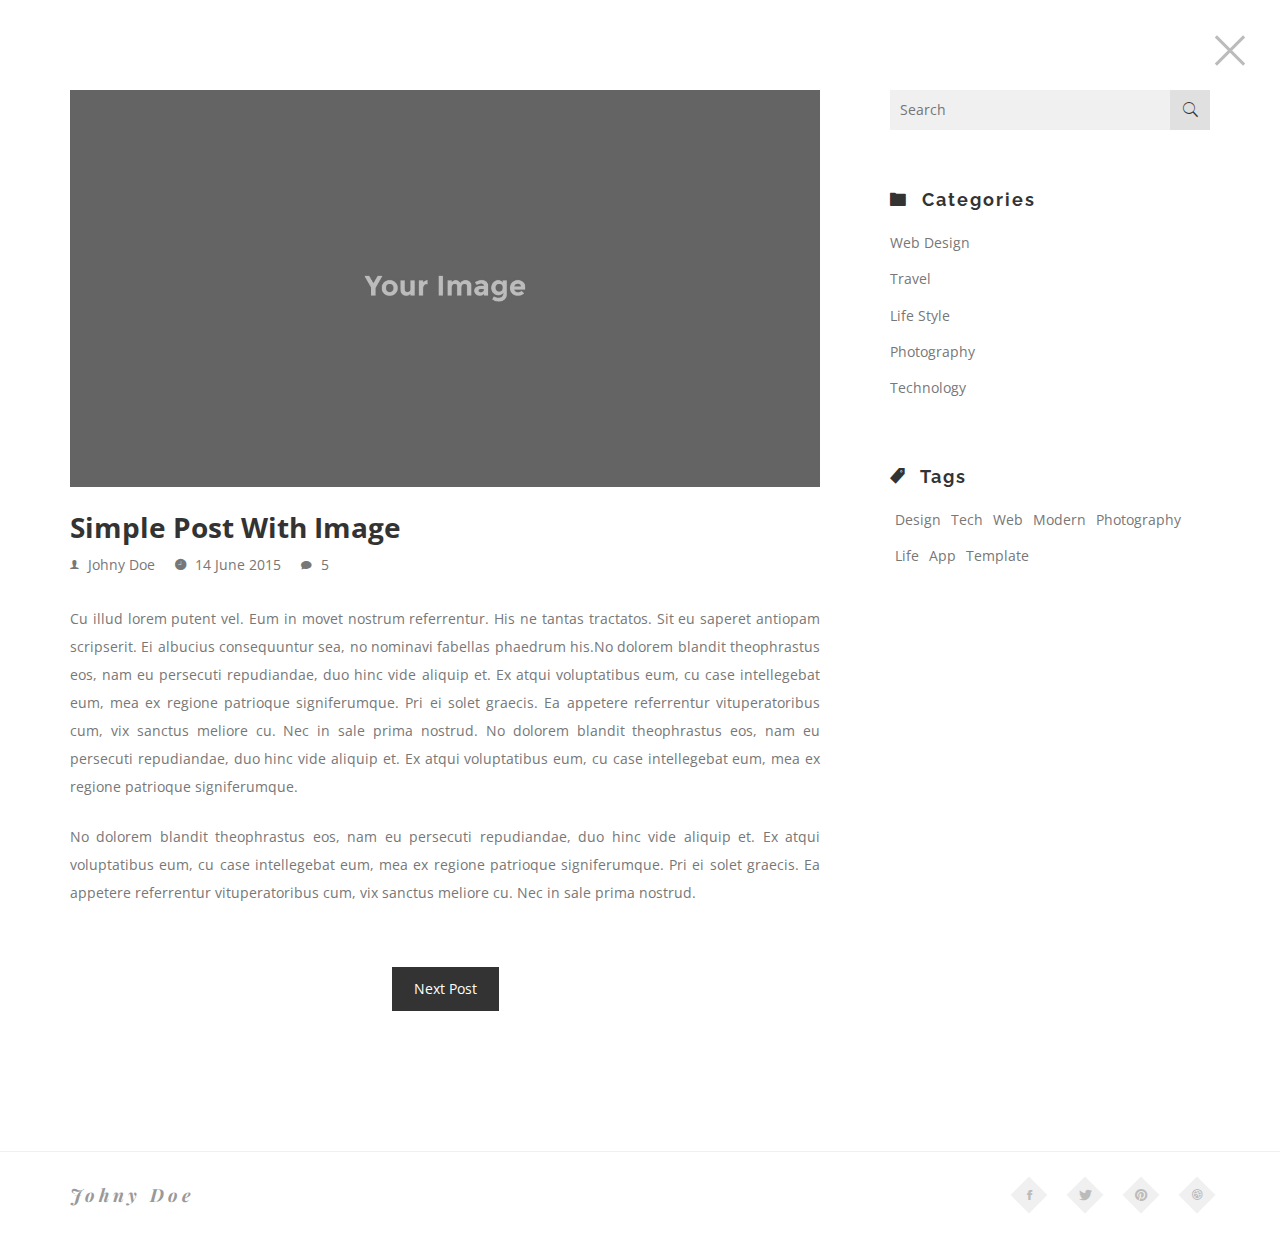
<file: post.html>
<!DOCTYPE html>
<html class='no-js' >
	
	<head>
		
		
		<meta charset="utf-8">
		<meta http-equiv="X-UA-Compatible" content="IE=edge">
		<meta name="viewport" content="width=device-width, initial-scale=1">
		<!-- The above 3 meta tags *must* come first in the head; any other head content must come *after* these tags -->
	
		
		<title>Symp - Personal Resume/CV HTML Template</title>
		
		<!--[if lt IE 9]>
		  <script src="//html5shim.googlecode.com/svn/trunk/html5.js"></script>
		<![endif]-->

		
		<link rel='stylesheet' type='text/css' href='bootstrap/css/bootstrap.min.css' >
		<link rel='stylesheet' type='text/css' href='css/ionicons.min.css' >
		<link rel='stylesheet' type='text/css' href='css/owl.carousel.css' >
		<link rel='stylesheet' type='text/css' href='css/owl.theme.css' >
		<link rel='stylesheet' type='text/css' href='css/owl.transitions.css' >
		<link rel='stylesheet' type='text/css' href='css/magnific-popup.css' >
		<link rel='stylesheet' type='text/css' href='css/style.css' >
		<link rel='stylesheet' type='text/css' href='css/color-default.css' >
		
		
	</head>
	
	<body >
		
		
		<!--close button-->
		<a href='index.html' class='close-btn' >
			<span></span>
			<span></span>
		</a>
		<!--/close button-->
		
		
		<div id='preloader' >
		
			<div class='loader' >
				<img src='img/load.gif' alt='symp' >
			</div>
			
		</div>
		
		
		<div id='wrapper' >
			
			<section id='post' class='blog-page blog-section' >
				
				<div class='posts-block section-block' >
					
					<div class='container' >
						
						<div class='row' >
							
							<div class='col-md-8' >
								
								<div class='post' >
									
									<div class='media' >
										<img src='img/bg3.jpg' alt='symp' >
									</div>
									
									<div class='content' >
										
										<h4>
											<a href='#' >
												Simple Post With Image
											</a>
										</h4>
										
										<ul class='post-icons' >
											
											<li>
												<i class='ion-ios-person' ></i>
												<span>Johny Doe</span>
											</li>
											
											<li>
												<i class='ion-ios-clock' ></i>
												<span>14 June 2015</span>
											</li>
											
											<li>
												<i class='ion-ios-chatbubble' ></i>
												<span>5</span>
											</li>
											
											
											
										</ul>
										
										<p>
											Cu illud lorem putent vel. Eum in movet nostrum referrentur. His ne tantas tractatos. Sit eu saperet antiopam scripserit. Ei albucius consequuntur sea, no nominavi fabellas phaedrum his.No dolorem blandit theophrastus eos, nam eu persecuti repudiandae, duo hinc vide aliquip et. Ex atqui voluptatibus eum, cu case intellegebat eum, mea ex regione patrioque signiferumque. Pri ei solet graecis. Ea appetere referrentur vituperatoribus cum, vix sanctus meliore cu. Nec in sale prima nostrud.
											No dolorem blandit theophrastus eos, nam eu persecuti repudiandae, duo hinc vide aliquip et. Ex atqui voluptatibus eum, cu case intellegebat eum, mea ex regione patrioque signiferumque.
										</p>
										<p>
											No dolorem blandit theophrastus eos, nam eu persecuti repudiandae, duo hinc vide aliquip et. Ex atqui voluptatibus eum, cu case intellegebat eum, mea ex regione patrioque signiferumque. Pri ei solet graecis. Ea appetere referrentur vituperatoribus cum, vix sanctus meliore cu. Nec in sale prima nostrud.
										</p>
										
									</div>
									
								</div>
								
								<div class='post-more' >
									<a href='#' class='more-link' >
										Next Post
									</a>
								</div>
								
							</div>
							
							<div class='col-md-4' >
								
								<div class='sidebar' >
									
									<div class='sidebar-widget' >
										
										<div class='search-box' >
											
											<input type='text' placeholder='Search' class='search-input' >
											
											<a class='search-btn' href='#' >
												<i class='ion-ios-search' ></i>
											</a>
											
										</div>
										
									</div>
									
									<div class='sidebar-widget' >
										<div class='categories-widget' >
										
											<div class='widget-header' >
												<h4>
													<i class='ion-ios-folder' ></i> Categories
												</h4>
											</div>
											
											<ul class='sidebar-list' >
												
												<li>
													<a href='#' >Web Design</a>
												</li>
												
												<li>
													<a href='#' >Travel</a>
												</li>
												
												<li>
													<a href='#' >Life Style</a>
												</li>
												
												<li>
													<a href='#' >Photography</a>
												</li>
												
												<li>
													<a href='#' >Technology</a>
												</li>
												
												
												
											</ul>
										
										</div>
									</div>
									
									<div class='sidebar-widget' >
										<div class='widget-header' >
											<h4>
												<i class='ion-ios-pricetag' ></i>
												Tags
											</h4>
										</div>
										
										<ul class='sidebar-list list-inline' >
											<li>
												<a href='#' >Design</a>
											</li>
											<li>
												<a href='#' >Tech</a>
											</li>
											<li>
												<a href='#' >Web</a>
											</li>
											<li>
												<a href='#' >Modern</a>
											</li>
											<li>
												<a href='#' >Photography</a>
											</li>
											<li>
												<a href='#' >Life</a>
											</li>
											<li>
												<a href='#' >App</a>
											</li>
											<li>
												<a href='#' >Template</a>
											</li>
											
										</ul>
										
									</div>
									
								</div>
								
							</div>
							
						
						</div>
						
					</div>
					
				</div>
				
				
				<div class='footer bg-lightgray section-block' >
					
					<div class='container' >
						
						<div class='row' >
							
							<div class='col-md-6 text-left' >
								<h4>Johny Doe</h4>
							</div>
							
							<div class='col-md-6 text-right' >
								<ul class='footer-social' >
									<li>
										<a href='#' >
											<i class='ion-social-facebook' ></i>
										</a>
									</li>
									<li>
										<a href='#' >
											<i class='ion-social-twitter' ></i>
										</a>
									</li>
									<li>
										<a href='#' >
											<i class='ion-social-pinterest' ></i>
										</a>
									</li>
									<li>
										<a href='#' >
											<i class='ion-social-dribbble' ></i>
										</a>
									</li>
								</ul>
							</div>
							
						</div>
						
						
					</div>
					
				</div>
				
				
			</section>
			
		</div>
		
		<script src='js/jquery.min.js' ></script>
		<script src='js/jquery.stellar.min.js' ></script>
		<script src='js/modernizr.js' ></script>
		<script src='js/owl.carousel.min.js' ></script>
		<script src='js/jquery.shuffle.min.js' ></script>
		<script src='js/jquery.magnific-popup.min.js' ></script>
		<script src='js/validator.min.js' ></script>
		<script src='js/smoothscroll.js' ></script>
		<script src='js/script.js' ></script>
		
	</body>
	
</html>
</file>
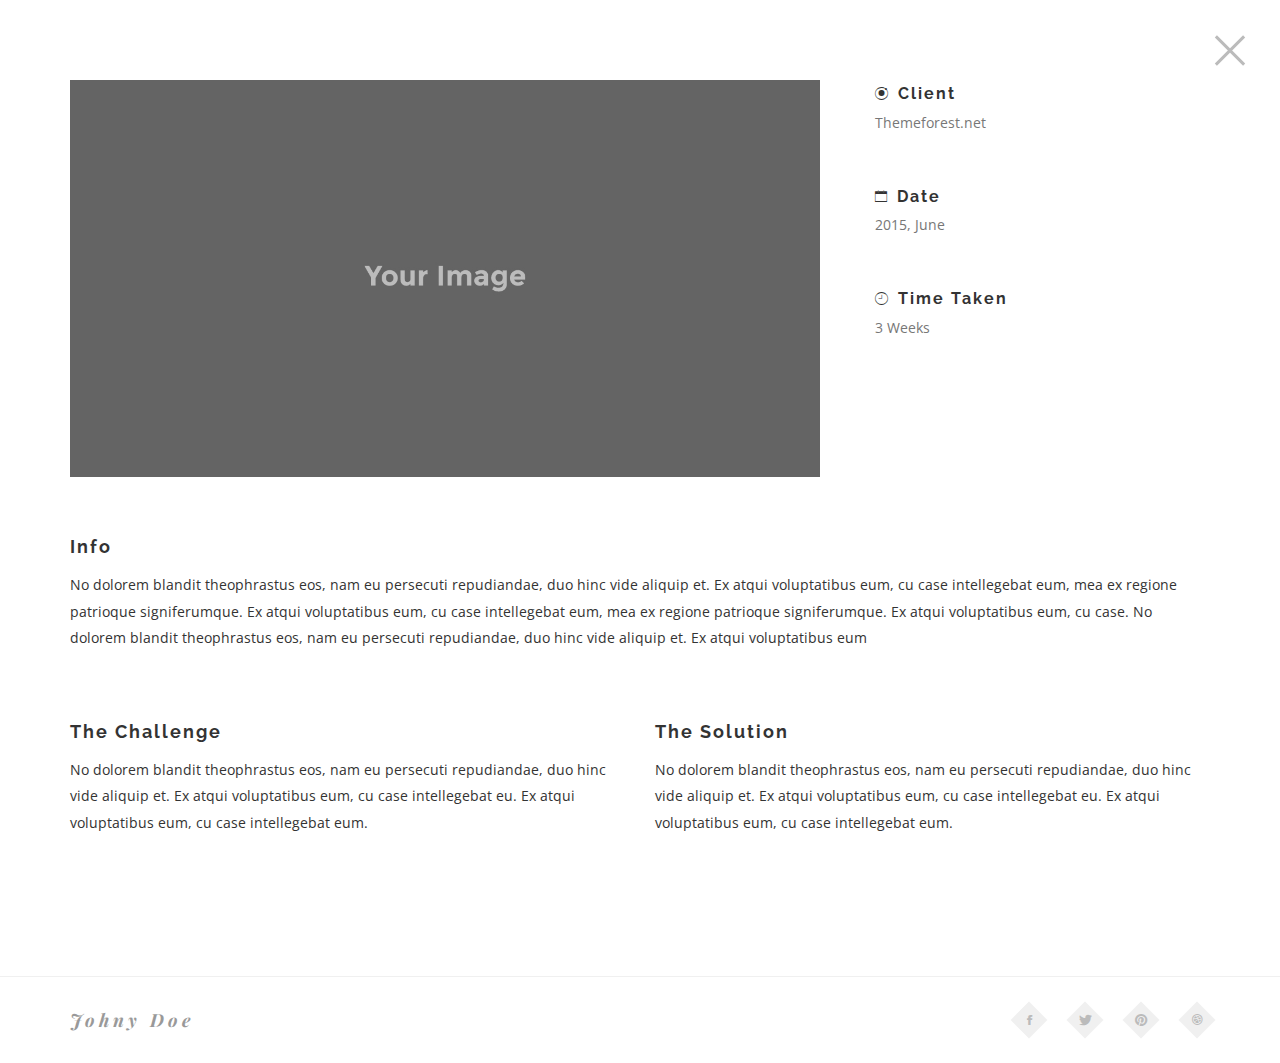
<file: work.html>
<!DOCTYPE html>
<html class='no-js' >
	
	<head>
		
		
		<meta charset="utf-8">
		<meta http-equiv="X-UA-Compatible" content="IE=edge">
		<meta name="viewport" content="width=device-width, initial-scale=1">
		<!-- The above 3 meta tags *must* come first in the head; any other head content must come *after* these tags -->
	
		<title>Symp - Personal Resume/CV HTML Template</title>
		
		<!--[if lt IE 9]>
		  <script src="//html5shim.googlecode.com/svn/trunk/html5.js"></script>
		<![endif]-->

		
		<link rel='stylesheet' type='text/css' href='bootstrap/css/bootstrap.min.css' >
		<link rel='stylesheet' type='text/css' href='css/ionicons.min.css' >
		<link rel='stylesheet' type='text/css' href='css/owl.carousel.css' >
		<link rel='stylesheet' type='text/css' href='css/owl.theme.css' >
		<link rel='stylesheet' type='text/css' href='css/owl.transitions.css' >
		<link rel='stylesheet' type='text/css' href='css/style.css' >
		<link rel='stylesheet' type='text/css' href='css/color-default.css' >
		
		
	</head>
	
	<body>
		
		
		<!--close button-->
		<a href='index.html' class='close-btn' >
			<span></span>
			<span></span>
		</a>
		<!--/close button-->
		
		
		<!--preloader-->
		<div id='preloader' >
		
			<div class='loader' >
				<img src='img/load.gif' alt='symp' >
			</div>
			
		</div>
		<!--/preloader-->
		
		
		<div id='wrapper' >
			
			<section class='single-work' >
				
				<div class='container' >
					
					
					<div class='row' >
						
						<div class='col-md-8' >
							
							<img src='img/bg3.jpg' alt='symp' >
						
						</div>
						
						
						<div class='col-md-4' >
							
							<ul class='work-info' >
								
								<li>
									
									<h4><i class='ion-ionic' ></i>Client</h4>
									
									<p>Themeforest.net</p>
									
								</li>
								
								<li>
									
									<h4><i class='ion-ios-calendar-outline' ></i>Date</h4>
									
									<p>2015, June</p>
									
								</li>
								
								
								
								<li>
									
									<h4><i class='ion-ios-clock-outline' ></i>Time Taken</h4>
									
									<p>3 Weeks</p>
									
								</li>
								
								
								
								
								
								
							</ul>
							
						</div>
						
						
						
					</div>
					
					
					<div class='work-content' >
						
						<div class='block' >
							
							<h4>Info</h4>
							
							<p>
								No dolorem blandit theophrastus eos, nam eu persecuti repudiandae, duo hinc vide aliquip et. Ex atqui voluptatibus eum, cu case intellegebat eum, mea ex regione patrioque signiferumque. Ex atqui voluptatibus eum, cu case intellegebat eum, mea ex regione patrioque signiferumque. Ex atqui voluptatibus eum, cu case. No dolorem blandit theophrastus eos, nam eu persecuti repudiandae, duo hinc vide aliquip et. Ex atqui voluptatibus eum
							</p>
							
						</div>
						
						<div class='block row' >
							
							
							<div class='col-md-6' >
								
								<h4>The Challenge</h4>
								
								<p>
									No dolorem blandit theophrastus eos, nam eu persecuti repudiandae, duo hinc vide aliquip et. Ex atqui voluptatibus eum, cu case intellegebat eu. Ex atqui voluptatibus eum, cu case intellegebat eum.
								</p>
								
							</div>
							
							
							<div class='col-md-6' >
								
								<h4>The Solution</h4>
								
								<p>
									No dolorem blandit theophrastus eos, nam eu persecuti repudiandae, duo hinc vide aliquip et. Ex atqui voluptatibus eum, cu case intellegebat eu. Ex atqui voluptatibus eum, cu case intellegebat eum.
								</p>
								
							</div>
							
							
							
							
						</div>
						
					</div>
					
					
				</div>
				
			</section>
			
			
			<div class='footer bg-lightgray section-block' >
				
				<div class='container' >
					
					<div class='row' >
						
						<div class='col-md-6 text-left' >
							<h4>Johny Doe</h4>
						</div>
						
						<div class='col-md-6 text-right' >
							<ul class='footer-social' >
								<li>
									<a href='#' >
										<i class='ion-social-facebook' ></i>
									</a>
								</li>
								<li>
									<a href='#' >
										<i class='ion-social-twitter' ></i>
									</a>
								</li>
								<li>
									<a href='#' >
										<i class='ion-social-pinterest' ></i>
									</a>
								</li>
								<li>
									<a href='#' >
										<i class='ion-social-dribbble' ></i>
									</a>
								</li>
							</ul>
						</div>
						
					</div>
					
					
				</div>
				
			</div>
			
			
			
		</div>
		
		<script src='js/jquery.min.js' ></script>
		<script src='js/jquery.stellar.min.js' ></script>
		<script src='js/modernizr.js' ></script>
		<script src='js/owl.carousel.min.js' ></script>
		<script src='js/jquery.shuffle.min.js' ></script>
		<script src='js/jquery.magnific-popup.min.js' ></script>
		<script src='js/validator.min.js' ></script>
		<script src='js/smoothscroll.js' ></script>
		<script src='js/script.js' ></script>
		
	</body>
	
</html>
</file>
<file: css/style.css>
/*=======================================================================
	
	Item Name 		|		Symp - Responsive One Page VCard/Resume Template
	
	Author Name		|		Noman Ali Samejo
	
-------------------------------------------------------------------------
	CSS Structure
-------------------------------------------------------------------------
	
	01- General CSS
	02- Preloader
	03- Front Section
	04- About Section
	05- Resume Section
	06- Services Section
	07- Blog Section
	08- Portfolio Section
	09- Contact Section
	10- Work Page
	11- Single Post Page
	12- Responsive CSS
	
	*Colors are in separate files.
	
=======================================================================*/






/*Importing Google Fonts */
@import url(https://fonts.googleapis.com/css?family=Raleway:400,700,600,300|Playfair+Display:700italic,400italic|Crimson+Text:400italic,600italic|Open+Sans:400,700);

/*=======================================================================
	General CSS
=======================================================================*/
*{
	margin:0;
	padding:0;
	outline:none;
	font-family: Open Sans, sans-serif;
}
h1, h2, h3, h4, h5, h6,
.h1, .h2, .h3, .h4, .h5, .h6{
	font-weight:bold;
	font-family: Raleway, sans-serif;
}
::-webkit-scrollbar{
	height:10px;
	width:10px;
	background:#FFF;
}
::-webkit-scrollbar-thumb{
	background:#BBB;
	border:solid 2px #FFF;
}
::-webkit-scrollbar-thumb:hover{
	background:#888;
}
::-moz-scrollbar{
	height:10px;
	width:10px;
	background:#FFF;
}
::-moz-scrollbar-thumb{
	background:#BBB;
	border:solid 2px #FFF;
}
::-moz-scrollbar-thumb:hover{
	background:#888;
}
img{
	max-width:100%;
}
.parallax{
	background-size:cover;
}
body.section-show{
	overflow:hidden;
}
body a.close-btn,
body.section-show .close-btn{
	opacity:1;
	z-index:100;
	-webkit-transition:opacity .4s 1.2s ease, background .3s ease;
	-moz-transition:opacity .4s 1.2s ease, background .3s ease;
	transition:opacity .4s 1.2s ease, background .3s ease;
	overflow:hidden;
}
.close-btn{
	position:fixed;
	height:64px;
	width:64px;
	cursor:pointer;
	display:block;
	top:18px;
	right:18px;
	opacity:0;
	z-index:-99;
}
.close-btn > span{
	height:3px;
	width:40px;
	background:#BBB;
	position:absolute;
	top:50%;
	left:50%;
	margin-left:-20px;
	margin-top:-1.5px;
}
.close-btn > span:before{
	content: ' ';
	position:absolute;
	top:0;
	width:0;
	height:inherit;
	background:#B7A389;
}
.close-btn > span:nth-of-type(1){
	-webkit-transform:rotate(45deg);
	-moz-transform:rotate(45deg);
	-ms-transform:rotate(45deg);
	-o-transform:rotate(45deg);
	transform:rotate(45deg);
}
.close-btn > span:nth-of-type(2){
	-webkit-transform:rotate(-45deg);
	-moz-transform:rotate(-45deg);
	-ms-transform:rotate(-45deg);
	-o-transform:rotate(-45deg);
	transform:rotate(-45deg);
}
.close-btn > span:nth-of-type(1):before{
	left:0;
}
.close-btn > span:nth-of-type(2):before{
	right:0;
}
.close-btn:hover > span{
	background:transparent;
}
.close-btn:hover > span:before{
	-webkit-transition:all .3s ease;
	-moz-transition:all .3s ease;
	transition:all .3s ease;
	width:100%;
}
.close-btn:hover > span:nth-of-type(2):before{
	-webkit-transition-delay:.3s;	
	-moz-transition-delay:.3s;	
	transition-delay:.3s;	
}
.section-header h2{
	font-size:32px;
	letter-spacing:6px;
	color:#333;
	margin-top:0;
	margin-bottom:35px;
	font-weight:300;
}
.section-header p{
	margin-top:30px;
	line-height:1.7em;
	color:#8A8A8A;
	font-size:16px;
}
#wrapper{
	overflow-x:hidden;
}
.front-section{
	background:#FFF;
}
.section{
	position:fixed;
	left:0;
	right:0;
	top:0;
	bottom:0;
	border:solid 4px #BBB;
	padding-top:100px;
	z-index:-9;
	background:#FFF;
	overflow-y:auto;
	opacity:0;
	visibility:hidden;
	transition: all .3s ease;
}
body.section-show .section.active{
	-webkit-transition:opacity .4s 1.2s ease;
	-moz-transition:opacity .4s 1.2s ease;
	transition:opacity .4s 1.2s ease;
	z-index:99;
	opacity:1;
	visibility:visible;
}
.bg-lightgray{
	background:#F5F5F5;
}
.footer{
	padding:30px 0;
	background:#FFF;
	border-top:solid 1px #F0F0F0;
}
.footer h4{
	font-size:18px;
	letter-spacing:4px;
	margin:0;
	margin-top:3.5px;
	font-style:italic;
	font-family:'Playfair Display', serif;
	color:#999;
}
.footer-social{
	margin:0;
	padding:0;
	list-style:none;
	font-size:0;
}
.footer-social > li{
	display:inline-block;
	*display:inline;
	*zoom:1;
	margin-left:30px;
}
.footer-social > li > a{
	text-decoration:none;
	height:26px;
	width:26px;
	line-height:26px;
	vertical-align:middle;
	-webkit-transform:rotate(45deg);
	-moz-transform:rotate(45deg);
	-ms-transform:rotate(45deg);
	-o-transform:rotate(45deg);
	transform:rotate(45deg);
	-webkit-transition:all .3s ease-in-out;
	-moz-transition:all .3s ease-in-out;
	transition:all .3s ease-in-out;
	display:block;
	text-align:center;
	color:#BBB;
	background:#F0F0F0;
	font-size:0;
}
.footer-social > li > a > i{
	-webkit-transform:rotate(-45deg);
	-moz-transform:rotate(-45deg);
	-ms-transform:rotate(-45deg);
	-o-transform:rotate(-45deg);
	transform:rotate(-45deg);
	display:inline-block;
	*display:inline;
	*zoom:1;
	line-height:inherit;
	width:inherit;
	height:inherit;
	vertical-align:middle;
}
.footer-social > li > a > i:before{
	font-size:14px;
	line-height:1em;
	vertical-align:middle;
}
.footer-social > li > a:hover{
	background:#B7A389;
	color:#FFF;
}
.section-block > .container,
.section-block{
	position:relative;
}
.section-block{
	overflow:hidden;
}

/*=======================================================================
	Preloader
=======================================================================*/
.js #preloader{
	position:fixed;
	top:0;
	left:0;
	right:0;
	bottom:0;
	background:#FFF;
	z-index:199;
	-webkit-transition:all .5s ease;
	-moz-transition:all .5s ease;
	transition:all .5s ease;
}
.js #preloader .loader{
	position:absolute;
	top:50%;
	left:50%;
	-webkit-transform:translate(-50%, -50%);	
	-moz-transform:translate(-50%, -50%);	
	-ms-transform:translate(-50%, -50%);	
	-o-transform:translate(-50%, -50%);	
	transform:translate(-50%, -50%);	
}
.js body.loaded #preloader{
	-webkit-transform:scale(.6) translateY(-100%);
	-moz-transform:scale(.6) translateY(-100%);
	-ms-transform:scale(.6) translateY(-100%);
	-o-transform:scale(.6) translateY(-100%);
	transform:scale(.6) translateY(-100%);
	opacity:0;
	visibility:hidden;
	z-index:-1;
}
.no-js #preloader{
	display:none;
}

.divider-draft{
	position:relative;
	height:2px;
	background:#333;
	width:40px;
	display:block;
	margin:15px 0;
}
.divider-draft:before,
.divider-draft:after{
	content: ' ';
	width:25px;
	height:1px;
	background:#333;
	position:absolute;
	left:0;
}
.divider-draft.center{
	margin:auto;
}
.divider-draft.center:before,
.divider-draft.center:after{
	right:0;
	margin:auto;
}
.divider-draft:before{
	top:-6px;
}
.divider-draft:after{
	bottom:-6px;
}

/*=======================================================================
	Front Section
=======================================================================*/
body.section-show .transition-mask{
	position:absolute;
	top:260px;
	height:500px;
	width:500px;
	left:0;
	right:0;
	margin:auto;
	z-index:22;
	transform:rotate(45deg);
	overflow:hidden;
	-webkit-animation: fill2 .8s .4s both ease;
	-moz-animation: fill2 .8s .4s both ease;
	animation: fill2 .8s .4s both ease;
}
body .transition-mask:before{
	content: ' ';
	position:absolute;
	bottom:0;
	right:0;
	height:100%;
	width:100%;
}
body.section-show .transition-mask:before{
	-webkit-animation: fill .4s both ease;
	-moz-animation: fill .4s both ease;
	animation: fill .4s both ease;
	background:#CCC;
}

@-webkit-keyframes fill2{
	0%{
		transform:rotate(45deg);
	}
	100%{
		z-index:50;
		transform:rotate(0deg);
		height:100%;
		width:100%;
		top:0;
		bottom:auto;
	}
}
@keyframes fill2{
	0%{
		-webkit-transform:rotate(45deg);
		-moz-transform:rotate(45deg);
		-ms-transform:rotate(45deg);
		-o-transform:rotate(45deg);
		transform:rotate(45deg);
	}
	100%{
		z-index:50;
		-webkit-transform:rotate(0deg);
		-moz-transform:rotate(0deg);
		-ms-transform:rotate(0deg);
		-o-transform:rotate(0deg);
		transform:rotate(0deg);
		height:100%;
		width:100%;
		top:0;
		bottom:auto;
	}
}



@-webkit-keyframes fill{
	0%{
		width:0%;
	}
	100%{
		width:100%;
	}
}

@keyframes fill{
	0%{
		width:0%;
	}
	100%{
		width:100%;
	}
}



.front-section{
	padding-top:60px;
	padding-bottom:200px;
	position:relative;
}
.front-heading{
	text-align:center;
	margin-top:190px;
}
.front-heading > h2{
	font-size:55px;
	font-weight:lighter;
	letter-spacing:15px;
	position:relative;
	position:relative;
	line-height:1em;
	display:inline-block;
	*display:inline;
	*zoom:1;
	z-index:10;
	color:#999;
	font-family: 'Playfair Display', serif;
	font-style:italic;
}

.front-person-img{
	width:500px;
	height:500px;
	overflow:hidden;
	background:#F0F0F0;
	position:relative;
	z-index:15;
	-webkit-transition:height .5s .3s ease, transform .5s .8s ease;
	-moz-transition:height .5s .3s ease, transform .5s .8s ease;
	transition:height .5s .3s ease, transform .5s .8s ease;
	margin:200px auto;
	margin-bottom:0;
	-webkit-transform:rotate(45deg);
	-moz-transform:rotate(45deg);
	-ms-transform:rotate(45deg);
	-o-transform:rotate(45deg);
	transform:rotate(45deg);
	border-radius:0;
}
.front-person-img > img{
	max-width:100%;
	left:-40px;
	top:40px;
	position:relative;
	vertical-align:bottom;
	-webkit-transform:rotate(-45deg) translateY(40px);
	-moz-transform:rotate(-45deg) translateY(40px);
	-ms-transform:rotate(-45deg) translateY(40px);
	-o-transform:rotate(-45deg) translateY(40px);
	transform:rotate(-45deg) translateY(40px);
}

.front-person-titles{
	position:relative;
	z-index:10;
	height:500px;
	width:500px;
	margin:auto;
	margin-top:-500px;
	-webkit-transform:rotate(45deg);
	-moz-transform:rotate(45deg);
	-ms-transform:rotate(45deg);
	-o-transform:rotate(45deg);
	transform:rotate(45deg);
}
.front-person-titles > span{
	position:absolute;
	z-index:5;
	display:block;
	width:100%;
	font-family:Hind, sans-serif;
	color:#CCC;
	text-align:center;
	font-size:24px;
	letter-spacing:25px;
	line-height:2em;
	text-transform:lowercase;
}
.front-person-titles > .t1{
	right:0;
	bottom:0;
	-webkit-transform:rotate(-90deg) translateY(-100%) translateX(-7.5%);
	-moz-transform:rotate(-90deg) translateY(-100%) translateX(-7.5%);
	-ms-transform:rotate(-90deg) translateY(-100%) translateX(-7.5%);
	-o-transform:rotate(-90deg) translateY(-100%) translateX(-7.5%);
	transform:rotate(-90deg) translateY(-100%) translateX(-7.5%);
	-webkit-transform-origin:0% 0%;
	-moz-transform-origin:0% 0%;
	-ms-transform-origin:0% 0%;
	-o-transform-origin:0% 0%;
	transform-origin:0% 0%;
}
.front-person-titles > .t2{
	top:0px;
	left:0;
	-webkit-transform:translateY(-100%);
	-moz-transform:translateY(-100%);
	-ms-transform:translateY(-100%);
	-o-transform:translateY(-100%);
	transform:translateY(-100%);
}
.front-person-titles > .t3{
	left:0;
	bottom:5px;
	-webkit-transform:translateY(100%) rotate(180deg);
	-moz-transform:translateY(100%) rotate(180deg);
	-ms-transform:translateY(100%) rotate(180deg);
	-o-transform:translateY(100%) rotate(180deg);
	transform:translateY(100%) rotate(180deg);
}


.front-person-links{
	margin:auto;
	width:500px;
	height:500px;
	margin-top:-500px;
	z-index:25;
	-webkit-transform: rotate(45deg);
	-moz-transform: rotate(45deg);
	-ms-transform: rotate(45deg);
	-o-transform: rotate(45deg);
	transform: rotate(45deg);
	position:relative;
}

.front-person-links > ul > li{
	display:block;
}
.front-person-links > ul{
	font-size:0;
	z-index:99;
	position:absolute;
	text-align:left;
	white-space:nowrap;
	left:100%;
	top:50%;
	-webkit-transform:translateY(-50%);
	-moz-transform:translateY(-50%);
	-ms-transform:translateY(-50%);
	-o-transform:translateY(-50%);
	transform:translateY(-50%);
	margin:0;
	padding:0;
	list-style:none;
	margin-left:-15px;
}
.front-person-links > ul > li > a{
	font-weight:bold;
	display:block;
	font-size:14px;
	padding:25px 0;
	cursor:pointer;
	-webkit-transition:all .3s ease;
	-moz-transition:all .3s ease;
	transition:all .3s ease;
	position:relative;
	color:#999;
	text-align:left;
	text-transform:uppercase;
	letter-spacing:3px;
	text-decoration:none;
	line-height:1em;
}
.front-person-links > ul > li > a:before,
.front-person-links > ul > li > a:after{
	content: ' ';
	height:6px;
	width:15px;
	background:#CCC;
	display:inline-block;
	*display:inline;
	*zoom:1;
	vertical-align:middle;
	margin-right:15px;
	font-size:0;
	-webkit-transition:all .3s ease;
	-moz-transition:all .3s ease;
	transition:all .3s ease;
	display:none;
}
.front-person-links > ul > li > a:after{
	margin-left:15px;
	margin-right:0;
	display:none;
}
.front-person-links > ul > li > a:hover{
	color:#B7A389;
}
.front-person-links > ul > li > a:hover:after,
.front-person-links > ul > li > a:hover:before{
	width:25px;
	background:#999;
}


/*=======================================================================
	About Section
=======================================================================*/
.about-section{
	padding-top:0;
}
.about-icons{
	padding-top:110px;
	padding-bottom:0px;
}
.basic-info{
	padding-top:100px;
	padding-bottom:100px;
	position:relative;
	border-bottom:solid 1px #F0F0F0;
}
.basic-info .section-header{
	margin-bottom:80px;
}
.about-info > p{
	line-height:1.8em;
	margin-top:-.4em;
}
.about-person-img{
	text-align:center;
}
.about-person-img > img{
	max-width:100%;
}
.info-list{
	list-style:none;
	padding:0;
	margin:0;
	position:relative;
	z-index:10;
	margin-top:20px;
	margin-bottom:60px;
}
.info-list:before,
.info-list:after{
	content:' ';
	display:table;
}
.info-list:after{
	clear:both;
}
.info-list > li{
	margin-bottom:20px;
	float:left;
	width:25%;
}
.info-list > li > .inner{
	padding:15px 0;
}
.info-list > li > *{
	line-height:1em;
	margin:0;
}
.info-list > li > .inner > h4{
	font-size:13px;
	letter-spacing:4px;
	margin-right:16px;
	margin-bottom:8px;
	display:block;
	color:#333;
}
.info-list > li > .inner > p{
	font-size:16px;
	color:#777;
	display:block;
}
.funfacts-block{
	padding-top:60px;
	padding-bottom:20px;
	background-image:url(../img/bg-funfacts.jpg);
	background-size:cover;
	background-attachment:fixed;
}
.funfact{
	position:relative;
	text-align:center;
	margin-bottom:40px;
}
.funfact:after{
	content: ' ';
	position:absolute;
	height:16px;
	width:16px;
	right:-10px;
	top:50%;
	margin-top:-10px;
	border:solid 1px #FFF;
	-webkit-transform:rotate(45deg);
	-moz-transform:rotate(45deg);
	-ms-transform:rotate(45deg);
	-o-transform:rotate(45deg);
	transform:rotate(45deg);
	opacity:.4;
	filter:Alpha(opacity=40);
}
.funfact:last-of-type:after{
	display:none;
}
@media (max-width: 992px){
	.funfact:nth-of-type(2):after{
		display:none;
	}	
}
@media (max-width: 768px){
	.funfact:after{
		display:none;
	}	
}

.funfact > .content > h4{
	margin:0;
	color:#FFF;
	font-size:55px;
	margin-bottom:5px;
}
.funfact > .content > p{
	color:#FFF;
	letter-spacing:2px;
	margin-bottom:0;
	font-size:13px;
	opacity:.8;
}
.testimonials-block{
	padding:100px 0;
}
.testimonials-block .section-header{
	margin-bottom:45px;
}
.testimonials-slider{
	position:relative;
}
.testimonial{
	text-align:center;
}
.testimonial > p{
	font-size:22px;
	line-height:1.6em;
	color:#777;
	font-family:crimson text, serif;
	font-weight:lighter;
	font-style:italic;
}
.testimonial > .author{
	margin-top:45px;
}
.testimonial > .author > h4{
	margin:0;
	text-transform:uppercase;
	letter-spacing:2px;
	font-size:14px;
}
.testimonial > .author > p{
	color:#777;
}
.testimonials-slider .owl-controls{
	margin-top:27px;
}
.testimonials-slider .owl-controls > .owl-pagination > .owl-page > span{
	height:16px;
	width:16px;
	border-radius:0;
	border:solid 1px #B7A389;
	-webkit-transform:rotate(-45deg);
	-moz-transform:rotate(-45deg);
	-ms-transform:rotate(-45deg);
	-o-transform:rotate(-45deg);
	transform:rotate(-45deg);
	margin:11px;
	background:transparent;
	opacity:.6;
	-webkit-transition:all .3s ease;
	-moz-transition:all .3s ease;
	transition:all .3s ease;
}
.testimonials-slider .owl-controls > .owl-pagination > .owl-page.active > span,
.testimonials-slider .owl-controls > .owl-pagination > .owl-page:hover > span{
	background:#B7A389;
	opacity:.8;
}
.testimonials-slider .owl-controls > .owl-pagination > .owl-page.active > span{
	opacity:1;
}
/*=======================================================================
	Resume Section
=======================================================================*/
.timeline-block{
	padding-bottom:40px;
}
.timeline-block .timeline{
	padding-bottom:90px;
	margin-top:100px;
}
.timeline{
	position:relative;
	list-style:none;
	margin:0;
}
.timeline:before{
	content: ' ';
	position:absolute;
	top:0;
	left:50%;
	margin-left:-1px;
	height:100%;
	width:2px;
	background:#BBB;
	border-radius: 0 0 5px 5px;
}
.timeline > li:before,
.timeline > li:after{
	content: ' ';
	display:table;
}
.timeline > li:after{
	clear:both;
}
.timeline > li > .timeline-desc{
	float:right;
}
.timeline > li > .timeline-desc > h4{
	font-size:14px;
	letter-spacing:2px;
	margin-top:0;
}
.timeline > li > .timeline-content{
	float:left;
	text-align:right;
	position:relative;
}
.timeline > li.inverse > .timeline-content{
	float:right;
	text-align:left;
}
.timeline > li.inverse > .timeline-desc{
	float:left;
	text-align:right;
}
.timeline > li{
	margin:70px 0;
	position:relative;
}
.timeline > li:not(.timeline-header):before{
	content: ' ';
	position:absolute;
	top:0;
	left:50%;
	height:11px;
	width:11px;
	-webkit-transform:translateX(-50%) rotate(45deg);
	-moz-transform:translateX(-50%) rotate(45deg);
	-ms-transform:translateX(-50%) rotate(45deg);
	-o-transform:translateX(-50%) rotate(45deg);
	transform:translateX(-50%) rotate(45deg);
	background:#B7A389;
}
.timeline > li > div{
	width:50%;
	padding:0 35px;
}
.timeline > li > .timeline-content > h4{
	margin-top:0;
	margin-bottom:7px;
	letter-spacing:2px;
	font-size:20px;
}
.timeline > li > .timeline-content > span{
	display:block;
	margin-bottom:15px;
	color:#BBB;
}
.timeline > li > .timeline-content > p{
	margin:0;
	line-height:1.7em;
	color:#777;
}
.timeline > li.timeline-header{
	background:#FFF;
	position:relative;
	z-index:10;
	text-align:center;
	margin-bottom:100px;
	margin-top:100px;
}
.timeline > li.timeline-header > h4{
	font-weight:bold;
	text-transform:uppercase;
	font-size:16px;
	display:inline-block;
	*display:inline;
	*zoom:1;
	position:relative;
	margin:0;
	letter-spacing:4px;
}
.timeline > li.timeline-header:first-of-type{
	margin-top:0;
}
.timeline > li.timeline-header > h4:before,
.timeline > li.timeline-header > h4:after{
	content: ' ';
	display:block;
	height:2px;
	background:#BBB;
	margin:0 -5px;
	margin-top:8px;
}
.timeline > li.timeline-header > h4:before{
	margin-top:0;
	margin-bottom:8px;
}
@media (max-width:992px){
	.timeline > li:before,
	.timeline:before{
		display:none;
	}
	.timeline > li > .timeline-desc{
		opacity:.5;
		text-align:right;
		float:left;
	}
	.timeline > li.inverse > .timeline-desc{
		text-align:left;
		float:right;
	}
	.timeline > li > div{
		width:85%;
		float:none;
		display:block;
		margin-left:auto;
		margin-right:auto;
	}
	.timeline > li > .timeline-content{
		text-align:right;
	}
}
.hobbies-block{
	padding-top:100px;
	padding-bottom:30px;
}
.hobbies-block .section-header{
	margin-bottom:100px;
}
.hobby{
	position:relative;
	text-align:center;
	margin-bottom:70px;
	-webkit-transition:all .3s ease-in-out;
	-moz-transition:all .3s ease-in-out;
	transition:all .3s ease-in-out;
}
.hobby > .icon{
	font-size:0;
	background:#B7A389;
	color:#FFF;
	-webkit-transform:rotate(45deg);
	-moz-transform:rotate(45deg);
	-ms-transform:rotate(45deg);
	-o-transform:rotate(45deg);
	transform:rotate(45deg);
	width:80px;
	height:80px;
	line-height:80px;
	margin:auto;
	margin-bottom:40px;
	-webkit-transition:all .3s ease-in-out;
	-moz-transition:all .3s ease-in-out;
	transition:all .3s ease-in-out;
	position:relative;
	top:0;
}
.hobby:hover > .icon{
	top:-15px;
}
.hobby > .icon > i{
	display:block;
	height:inherit;
	width:inherit;
	line-height:inherit;
	text-align:center;
	-webkit-transform:rotate(-45deg);
	-moz-transform:rotate(-45deg);
	-ms-transform:rotate(-45deg);
	-o-transform:rotate(-45deg);
	transform:rotate(-45deg);
}
.hobby > .icon > i:before{
	vertical-align:middle;
	font-size:45px;
	line-height:1em;
}
.hobby > h4{
	font-size:18px;
	letter-spacing:2px;
	margin-top:0;
	margin-top:2px;
}
.skills-block{
	padding:100px 0;
	padding-bottom:40px;
}
.skills-block .section-header{
	margin-bottom:80px;
}
.skill{
	position:relative;
	margin-bottom:60px;
}
.skill > h4{
	font-size:14px;
	margin-top:0;
	margin-bottom:5px;
	letter-spacing:2px;
	color:#B7A389;
}
.skill > .skill-bar{
	height:10px;
	background:#F0F0F0;
}
.skill > .skill-bar > .bar{
	background:#888;
	height:100%;
	width:0;
	position:relative;
}
.skill > .skill-bar > .bar > .percent{
	position:absolute;
	padding:4px 7px;
	background:#888;
	color:#FFF;
	bottom:100%;
	right:0;
	font-size:11px;
	margin-bottom:10px;
}
.skill > .skill-bar > .bar > .percent:after{
	content: ' ';
	position:absolute;
	border-bottom:solid 7px transparent;
	border-right:solid 7px #888;
	bottom:-7px;
	right:0;
}

/*=======================================================================
	Services Section
=======================================================================*/
.services-section .main-title{
	margin-bottom:80px;
}
.services-block{
	padding-top:50px;
	padding-bottom:0;
	border-bottom:solid 1px #F0F0F0;
}
.service{
	position:relative;
	text-align:center;
	margin-bottom:120px;
}
.service > .icon{
	-webkit-transform:rotate(45deg);
	-moz-transform:rotate(45deg);
	-ms-transform:rotate(45deg);
	-o-transform:rotate(45deg);
	transform:rotate(45deg);
	height:90px;
	width:90px;
	line-height:90px;
	vertical-align:middle;
	text-align:center;
	margin:auto;
	-webkit-transition:all .3s ease-in-out;
	-moz-transition:all .3s ease-in-out;
	transition:all .3s ease-in-out;
	font-size:0;
	background:#B7A389;
	color:#FFF;
	position:relative;
	top:0;
}
.service:hover > .icon{
	top:-15px;
}
.service > .icon > i:before{
	line-height:1em;
	vertical-align:middle;
	font-size:45px;
}
.service > .icon > i{
	display:inline-block;
	line-height:inherit;
	height:inherit;
	width:inherit;
	-webkit-transform:rotate(-45deg);
	-moz-transform:rotate(-45deg);
	-ms-transform:rotate(-45deg);
	-o-transform:rotate(-45deg);
	transform:rotate(-45deg);
}
.service > .content > h4{
	font-size:20px;
	margin-top:50px;
	margin-bottom:8px;
	letter-spacing:2px;
}
.service > .content > p{
	line-height:1.6em;
	color:#777;
}
.pricing-block{
	padding:120px 0;
}
.pricing-block .section-header{
	margin-bottom:90px;
}
.pricing-table{
	max-width:300px;
	margin:auto;
	background:#F4F4F4;
	padding:35px 0;
	-webkit-transition:all .3s ease;
	-moz-transition:all .3s ease;
	transition:all .3s ease;
}
.pricing-table > .header > h4{
	font-size:18px;
	text-transform:uppercase;
	margin:0;
}
.pricing-table > .header > .price{
	margin-bottom:30px;
	margin-top:30px;
}
.pricing-table > .header > .price > span{
	display:inline-block;
	*display:inline;
	*zoom:1;
	line-height:1em;
}
.pricing-table > .header > .price > .currency{
	vertical-align:top;
	margin-top:12px;
}
.pricing-table > .header > .price > .amount{
	font-weight:bold;
	font-size:80px;
}
.pricing-table > .header > .price > .period{
	text-transform:uppercase;
	letter-spacing:2px;
	font-size:12px;
}
.pricing-table > .table-items{
	list-style:none;
	padding:0;
	margin:0;
	margin-top:25px;
	margin-bottom:30px;
}
.pricing-table > .table-items > li{
	padding:10px 0;
}

.pricing-table > .table-btn{
	padding:11px 22px;
	background:#333;
	color:#FFF;
	text-decoration:none;
	display:inline-block;
	*display:inline;
	*zoom:1;
	-webkit-transition:all .3s ease;
	-moz-transition:all .3s ease;
	transition:all .3s ease;
}
.pricing-table > .table-btn:hover{
	background:#B7A389;
}
.process-block{
	padding:100px 0;
}
.process-block .section-header{
	margin-bottom:80px;
}
.process{
	position:relative;
}
.process > .number{
	font-size:16px;
	font-weight:bold;
	display:inline-block;
	*display:inline;
	*zoom:1;
	line-height:1em;
	margin-bottom:15px;
	position:relative;
	-webkit-transform:rotate(45deg);
	-moz-transform:rotate(45deg);
	-ms-transform:rotate(45deg);
	-o-transform:rotate(45deg);
	transform:rotate(45deg);
	border:solid 1px #B7A389;
	-webkit-transition:all .3s ease-in-out;
	-moz-transition:all .3s ease-in-out;
	transition:all .3s ease-in-out;
	color:#B7A389;
}
.process:hover > .number{
	color:#FFF;
	background:#B7A389;
}
.process > .number > span{
	transform:rotate(-45deg);
	display:block;
	height:28px;
	width:28px;
	line-height:28px;
	text-align:center;
	position:relative;
}
.process > .number > span:before{
	content: ' ';
	border-top:solid 8px transparent;
	border-bottom:solid 8px transparent;
	border-left:solid 8px #B7A389;
	position:absolute;
	top:50%;
	margin-top:-8px;
	right:-43px;
}
.process.last > .number > span:before{
	border:solid 4px #B7A389;
	margin-top:-4px;
}
.process > .number > span:after{
	content: ' ';
	position:absolute;
	height:2px;
	background:#B7A389;
	width:30px;
	right:-35px;
	top:50%;
	margin-top:-1px;
}
.process > .content > h4{
	font-size:20px;
	letter-spacing:2px;
	margin-bottom:15px;
}
.process > .content > p{
	line-height:1.7em;
	color:#777;
}
/*=======================================================================
	Blog Section
=======================================================================*/
.posts-block{
	padding:90px 0;
}
.posts-block .section-header{
	margin-bottom:60px;
}
.post{
	position:relative;
	margin-bottom:60px;
}
.post > .media > img{
	max-width:100%;
}
.post > .content{
	margin-top:25px;
}
.post > .content > h4{
	font-size:24px;
	margin-top:0;
	margin-bottom:8px;
}
.post > .content > h4 > a{
	color:inherit;
	text-decoration:none;
	-webkit-transition:all .3s ease;
	-moz-transition:all .3s ease;
	transition:all .3s ease;
}
.post > .content > h4 > a:hover{
	color:#B7A389;
}
.post > .content > p{
	line-height:1.8em;
	color:#777;
	margin-bottom:22px;
}
.post .post-icons{
	position:relative;
	margin:0;
	padding:0;
	font-size:0;
	margin-bottom:22px;
}
.post .post-icons > li{
	display:inline-block;
	*display:inline;
	*zoom:1;
	font-size:14px;
	color:#777;
	padding-right:20px;
}
.post .post-icons > li > i{
	margin-right:5px;
}
.post .read-more{
	color:#333;
	text-decoration:none;
	display:inline-block;
	*display:inline;
	*zoom:1;
}
.post .read-more:hover{
	color:#B7A389;
}
.post .read-more > i{
	vertical-align:middle;
	font-size:1.5em;
	margin-left:8px;
	position:relative;
}
.post-more{
	text-align:center;
	margin-bottom:50px;
}
.post-more .more-link,
body .symp-btn{
	display:inline-block;
	*display:inline;
	*zoom:1;
	padding:12px 22px;
	background:#333;
	color:#FFF;
	-webkit-transition:all .3s ease;
	-moz-transition:all .3s ease;
	transition:all .3s ease;
	border:none;
	text-decoration:none !important;
}
.post-more .more-link:hover,
.symp-btn:hover{
	background:#B7A389;
	color:#FFF;
}
.symp-btn.link-btn{
	background:transparent;
	color:#999;
}
.symp-btn.link-btn > i{
	margin-right:8px;
}
.symp-btn.link-btn:hover{
	color:#333;
	background:transparent;
}
.sidebar{
	position:relative;
}

@media(min-width: 992px){
	.sidebar{
		padding-left:40px;
	}
}
.search-box{
	position:relative;
}
.search-box > .search-input{
	display:block;
	width:100%;
	border:none;
	padding:0 9px;
	height:40px;
	line-height:40px;
	padding-right:47px;
	background:#F0F0F0;
	border:solid 1px #F0F0F0;
	-webkit-transition:all .3s ease;
	-moz-transition:all .3s ease;
	transition:all .3s ease;
}
.search-box > .search-input:focus{
	background:#FFF;
}
.search-box > .search-btn{
	position:absolute;
	top:0;
	right:0;
	height:40px;
	width:40px;
	line-height:40px;
	background:#E0E0E0;
	vertical-align:middle;
	text-align:center;
	font-size:20px;
	color:#333;
	text-decoration:none;
	
}
.search-box > .search-btn:hover{
	background:#D0D0D0;
}
.widget-header{
	position:relative;
	margin-top:60px;
	margin-bottom:15px;
}
.widget-header > h4{
	letter-spacing:2px;
}
.widget-header > h4 > i{
	margin-right:8px;
}
.sidebar-list{
	padding:0;
	margin:0;
	list-style:none;
}
.sidebar-list > li > a{
	padding:7px 0;
	color:#777;
	text-decoration:none;
	display:block;
	line-height:1.6em;
}
.sidebar-list > li > a:hover{
	color:#B7A389;
}
.sidebar-list.list-inline{
	font-size:0;
}
.sidebar-list.list-inline > li{
	font-size:14px;
}

/*=======================================================================
	Portfolio Section
=======================================================================*/
.portfolio-block{
	padding-bottom:100px;
}
.portfolio-block .section-header{
	margin-bottom:45px;
}
.portfolio-items > .item{
	width:33.333%;
	position:relative;
}
@media(max-width:992px){
	.portfolio-items > .item{
		width:50%;
	}
}
@media(max-width:768px){
	.portfolio-items > .item{
		width:100%;
	}
}
.portfolio-items > .item > .inner > img{
	width:100%;
}
.portfolio-items > .item > .inner{
	position:relative;
}
.portfolio-items > .item > .inner > .caption{
	position:absolute;
	top:0;
	left:0;
	right:0;
	bottom:0;
	background:#333;
	background:rgba(51,51,51,.8);
	color:#FFF;
	text-align:center;
	z-index:10;
	opacity:0;
	visibility:hidden;
	-webkit-transition:all .3s ease;
	-moz-transition:all .3s ease;
	transition:all .3s ease;
}
.portfolio-items > .item > .inner:hover > .caption{
	opacity:1;
	visibility:visible;
}

.portfolio-items > .item > .inner > .caption > .caption-inner{
	position:absolute;
	top:50%;
	left:50%;
	-webkit-transform:translate(-50%, -50%);
	-moz-transform:translate(-50%, -50%);
	-ms-transform:translate(-50%, -50%);
	-o-transform:translate(-50%, -50%);
	transform:translate(-50%, -50%);
	width:75%;
}
.portfolio-items > .item > .inner > .caption > .caption-inner > h4{
	font-size:22px;
	margin:0;
	margin-bottom:30px;
	opacity:0;
	visibility:hidden;
	-webkit-transform:translateY(15px);
	-moz-transform:translateY(15px);
	-ms-transform:translateY(15px);
	-o-transform:translateY(15px);
	transform:translateY(15px);
	-webkit-transition:all .3s .1s ease;
	-moz-transition:all .3s .1s ease;
	transition:all .3s .1s ease;
}
.portfolio-items > .item > .inner:hover > .caption > .caption-inner > h4{
	-webkit-transform:translateY(0);
	-moz-transform:translateY(0);
	-ms-transform:translateY(0);
	-o-transform:translateY(0);
	transform:translateY(0);
	opacity:1;
	visibility:visible;
}
.portfolio-items > .item > .inner > .caption > .caption-inner > .links{
	list-style:none;
	color:#FFF;
}
.portfolio-items > .item > .inner > .caption > .caption-inner > .links > li{
	display:inline-block;
	*display:inline;
	*zoom:1;
	margin:0 11px;
	opacity:0;
	visibility:hidden;
	-webkit-transform:translateY(15px);
	-moz-transform:translateY(15px);
	-ms-transform:translateY(15px);
	-o-transform:translateY(15px);
	transform:translateY(15px);
	-webkit-transition:all .3s .2s ease;
	-moz-transition:all .3s .2s ease;
	transition:all .3s .2s ease;
}
.portfolio-items > .item > .inner > .caption > .caption-inner > .links > li:nth-of-type(2){
	-webkit-transition-delay: .3s;
	-moz-transition-delay: .3s;
	transition-delay: .3s;
}
.portfolio-items > .item > .inner:hover > .caption > .caption-inner > .links > li{
	-webkit-transform:translateY(0);
	-moz-transform:translateY(0);
	-ms-transform:translateY(0);
	-o-transform:translateY(0);
	transform:translateY(0);
	opacity:1;
	visibility:visible;
}
.portfolio-items > .item > .inner > .caption > .caption-inner > .links > li > a{
	display:block;
	height:30px;
	width:30px;
	line-height:30px;
	font-size:0;
	border:solid 1px #FFF;
	color:#FFF;
	-webkit-transform:rotate(45deg);
	-moz-transform:rotate(45deg);
	-ms-transform:rotate(45deg);
	-o-transform:rotate(45deg);
	transform:rotate(45deg);
}
.portfolio-items > .item > .inner > .caption > .caption-inner > .links > li > a > i{
	display:block;
	height:inherit;
	width:inherit;
	line-height:inherit;
	vertical-align:middle;
	-webkit-transform:rotate(-45deg);
	-moz-transform:rotate(-45deg);
	-ms-transform:rotate(-45deg);
	-o-transform:rotate(-45deg);
	transform:rotate(-45deg);
}
.portfolio-items > .item > .inner > .caption > .caption-inner > .links > li > a > i:before{
	font-size:16px;
	vertical-align:middle;
	line-height:1em;
}
.portfolio-items > .item > .inner > .caption > .caption-inner > .links > li > a:hover{
	background:#FFF;
	background:rgba(255,255,255,.9);
	color:#333;
}
#portfolio-filters{
	text-align:center;
	margin-bottom:45px;
}
#portfolio-filters > ul{
	margin:0;
	padding:0;
	list-style:none;
	font-size:0;
}
#portfolio-filters > ul > li{
	display:inline-block;
	*display:inline;
	*zoom:1;
	font-size:14px;
	padding:0 26px;
	position:relative;
}
#portfolio-filters > ul > li:last-of-type:after{
	display:none;
}
#portfolio-filters > ul > li:after{
	content: ' ';
	position:absolute;
	right:-9px;
	top:50%;
	margin-top:-3px;
	height:6px;
	width:6px;
	border:solid 1px #E5E5E5;
	transform:rotate(45deg);
}
#portfolio-filters > ul > li > a{
	display:block;
	color:#999;
	text-decoration:none;
}
#portfolio-filters > ul > li > a:hover,
#portfolio-filters > ul > li > a.active{
	color:#333;
}
#portfolio-filters > ul > li > a.active{
	text-decoration:line-through;
}
/*=======================================================================
	Contact Section
=======================================================================*/
.contact-block{
	padding-bottom: 100px;
}
.contact-section .section-header{
	margin-bottom:60px;
}
.form-control{
	padding:10px;
	height:auto;
	border:solid 1px #BBB;
	-webkit-box-shadow:none;
	-moz-box-shadow:none;
	box-shadow:none;
	border-radius:0;
	vertical-align:middle;
}
.form-control:focus{
	border-color:#B7A389;
	-webkit-box-shadow:none;
	-moz-box-shadow:none;
	box-shadow:none;	
}
.contact-form .form-group{
	margin-bottom:25px;
}
.contact-form .alert{
	border-radius:0;
}

/*=======================================================================
	Work Page
=======================================================================*/
.single-work{
	padding-top:80px;
	padding-bottom:130px;
}
.work-info{
	list-style:none;
	margin:0;
	margin-top:50px;
}
@media(min-width:992px){
	.work-info{
		padding-left:25px;
		margin-top:0;
	}
}
.work-info > li{
	margin-bottom:55px;
	margin-top:5px;
	padding:0;
}
.work-info > li > h4 > i{
	margin-right:8px;
}
.work-info > li > h4{
	font-size:16px;
	letter-spacing:2px;
	margin:0;
	margin-bottom:10px;
	font-weight:bold;
}
.work-info > li > p{
	color:#777;
}

.work-content > .block{
	margin-top:60px;
}
.work-content > .block h4{
	font-size:18px;
	margin-bottom:15px;
	letter-spacing:2px;
}
.work-content > .block p{
	line-height:1.9em;
}


/*=======================================================================
	Single Post Page
=======================================================================*/
.blog-page .post > .content > .post-icons{
	margin-bottom:30px;
}
.blog-page .post > .content > h4{
	font-size:28px;
	margin-bottom:10px;
}
.blog-page .post > .content > p{
	line-height:2em;
	text-align:justify;
}





/*=======================================================================
	Responsive CSS
=======================================================================*/
@media (max-width:992px){
	.about-person-img{
		margin-bottom:40px;
		text-align:center;
	}
	.info-list > li{
		width:50%;
	}
	.front-section{
		padding-bottom:110px;
	}
	.front-heading > h2{
		font-size:50px;
	}
	.front-person-img{
		height:360px;
		width:360px;
	}
	.front-person-img > img{
		-webkit-transform:rotate(-45deg) translateY(45px);
		-moz-transform:rotate(-45deg) translateY(45px);
		-ms-transform:rotate(-45deg) translateY(45px);
		-o-transform:rotate(-45deg) translateY(45px);
		transform:rotate(-45deg) translateY(45px);
	}
	.front-person-links{
		-webkit-transform:rotate(0deg);
		-moz-transform:rotate(0deg);
		-ms-transform:rotate(0deg);
		-o-transform:rotate(0deg);
		transform:rotate(0deg);
		margin-top:110px;
		text-align:center;
		position:relative;
		margin-bottom:0;
		width:auto;
		height:auto;
	}
	.front-person-links > ul{
		top:0;
		left:auto;
		position:relative;
		display:inline-block;
		*display:inline;
		*zoom:1;
		-webkit-transform:none;
		-moz-transform:none;
		-ms-transform:none;
		-o-transform:none;
		transform:none;
	}
	.front-person-links > ul > li{
		margin-bottom:1px;
		display:block;
	}
	.front-person-links > ul > li > a:before,
	.front-person-links > ul > li > a:after{
		position:absolute;
		left:0;
		height:2px;
		top:50%;
		margin-top:-1px;
		display:block;
		-webkit-box-shadow:none;
		-moz-box-shadow:none;
		box-shadow:none;
		opacity:.5;
		display:none;
	}
	.front-person-links > ul > li > a:after{
		left:auto;
		right:0;
	}
	.front-person-links > ul > li > a:hover:before{
		width:15px;
	}
	.front-person-links > ul > li > a{
		text-align:center;
		padding:22px 48px;
		display:block;
		font-size:22px;
		letter-spacing:2px;
		text-transform:none;
	}
	.front-person-titles{
		margin-top:125px;
		transform:none;
		text-align:center;
		width:80%;
		height:auto;
		opacity:1;
	}
	.front-person-titles > span{
		position:relative;
		transform:none !important;
		display:block;
		margin:25px 0;
		letter-spacing:10px;
		font-size:16px;
		text-transform:uppercase;
		top:auto !important;
		left:auto !important;
		bottom:auto !important;
	}
	
	.front-heading{
		margin-top:80px;
	}
}
@media (max-width:768px){
	
	.front-person-links{
		margin-top:120px;
	}
	.front-person-img{
		width:65%;
		padding-top:65%;
		height:0;
		margin-top:120px;
	}
	.front-person-img > img{
		-webkit-transform:rotate(-45deg) translateY(45px);
		-moz-transform:rotate(-45deg) translateY(45px);
		-ms-transform:rotate(-45deg) translateY(45px);
		-o-transform:rotate(-45deg) translateY(45px);
		transform:rotate(-45deg) translateY(25px);
		position:absolute;
		bottom:0;
		left:-10px;
	}
}
</file>
<file: css/color-default.css>
.post-more .more-link:hover,
.symp-btn:hover,
.process:hover > .number,
.pricing-table > .table-btn:hover,
.service > .icon,
.hobby > .icon,
.timeline > li:not(.timeline-header):before,
.footer-social > li > a:hover,
.process > .number > span:after,
.testimonials-slider .owl-controls > .owl-pagination > .owl-page.active > span,
.testimonials-slider .owl-controls > .owl-pagination > .owl-page:hover > span,
.close-btn > span:before{
	background:#B7A389;
}
.sidebar-list > li > a:hover,
.post .read-more:hover,
.post > .content > h4 > a:hover,
.process > .number,
.skill > h4,
.front-person-links > ul > li > a:hover{
	color:#B7A389;
}
.testimonials-slider .owl-controls > .owl-pagination > .owl-page > span,
.form-control:focus,
.process.last > .number > span:before,
.process > .number{
	border-color:#B7A389;
}
.process > .number > span:before{
	border-left-color:#B7A389;
}
</file>
